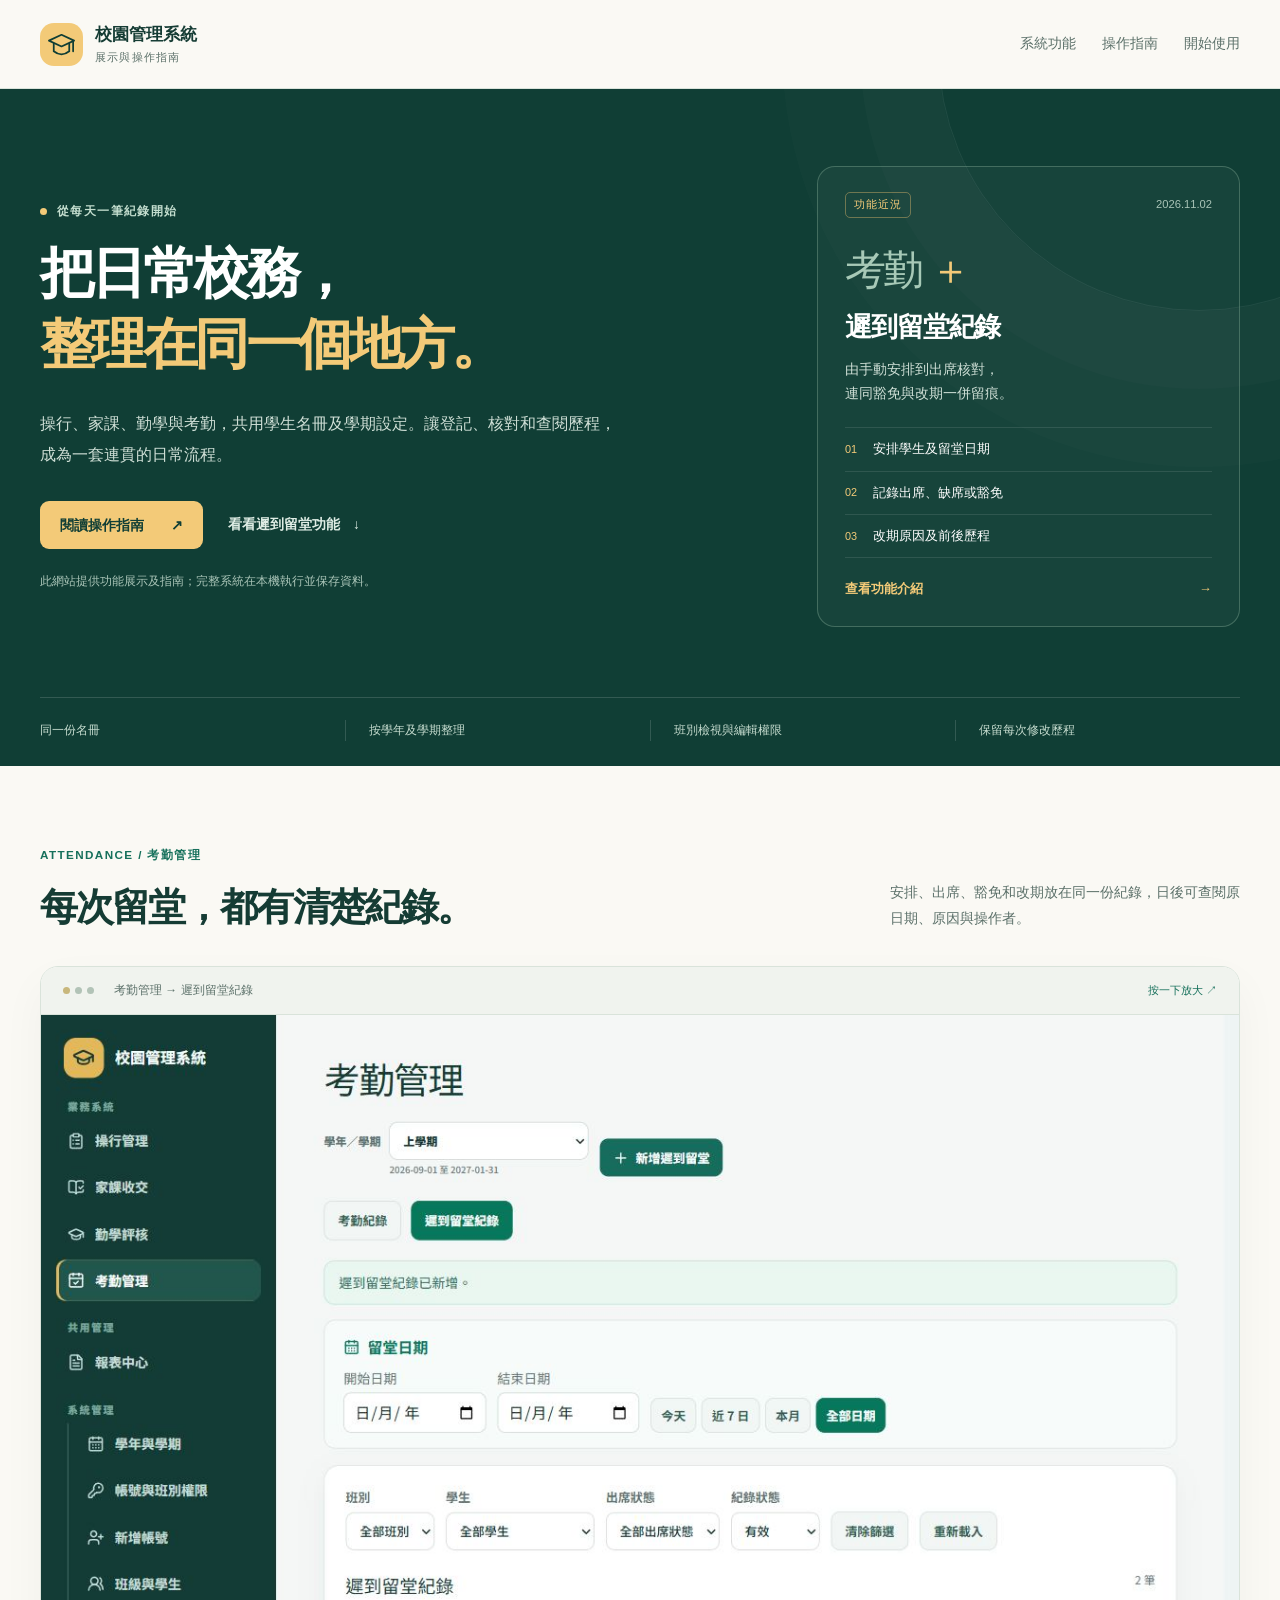
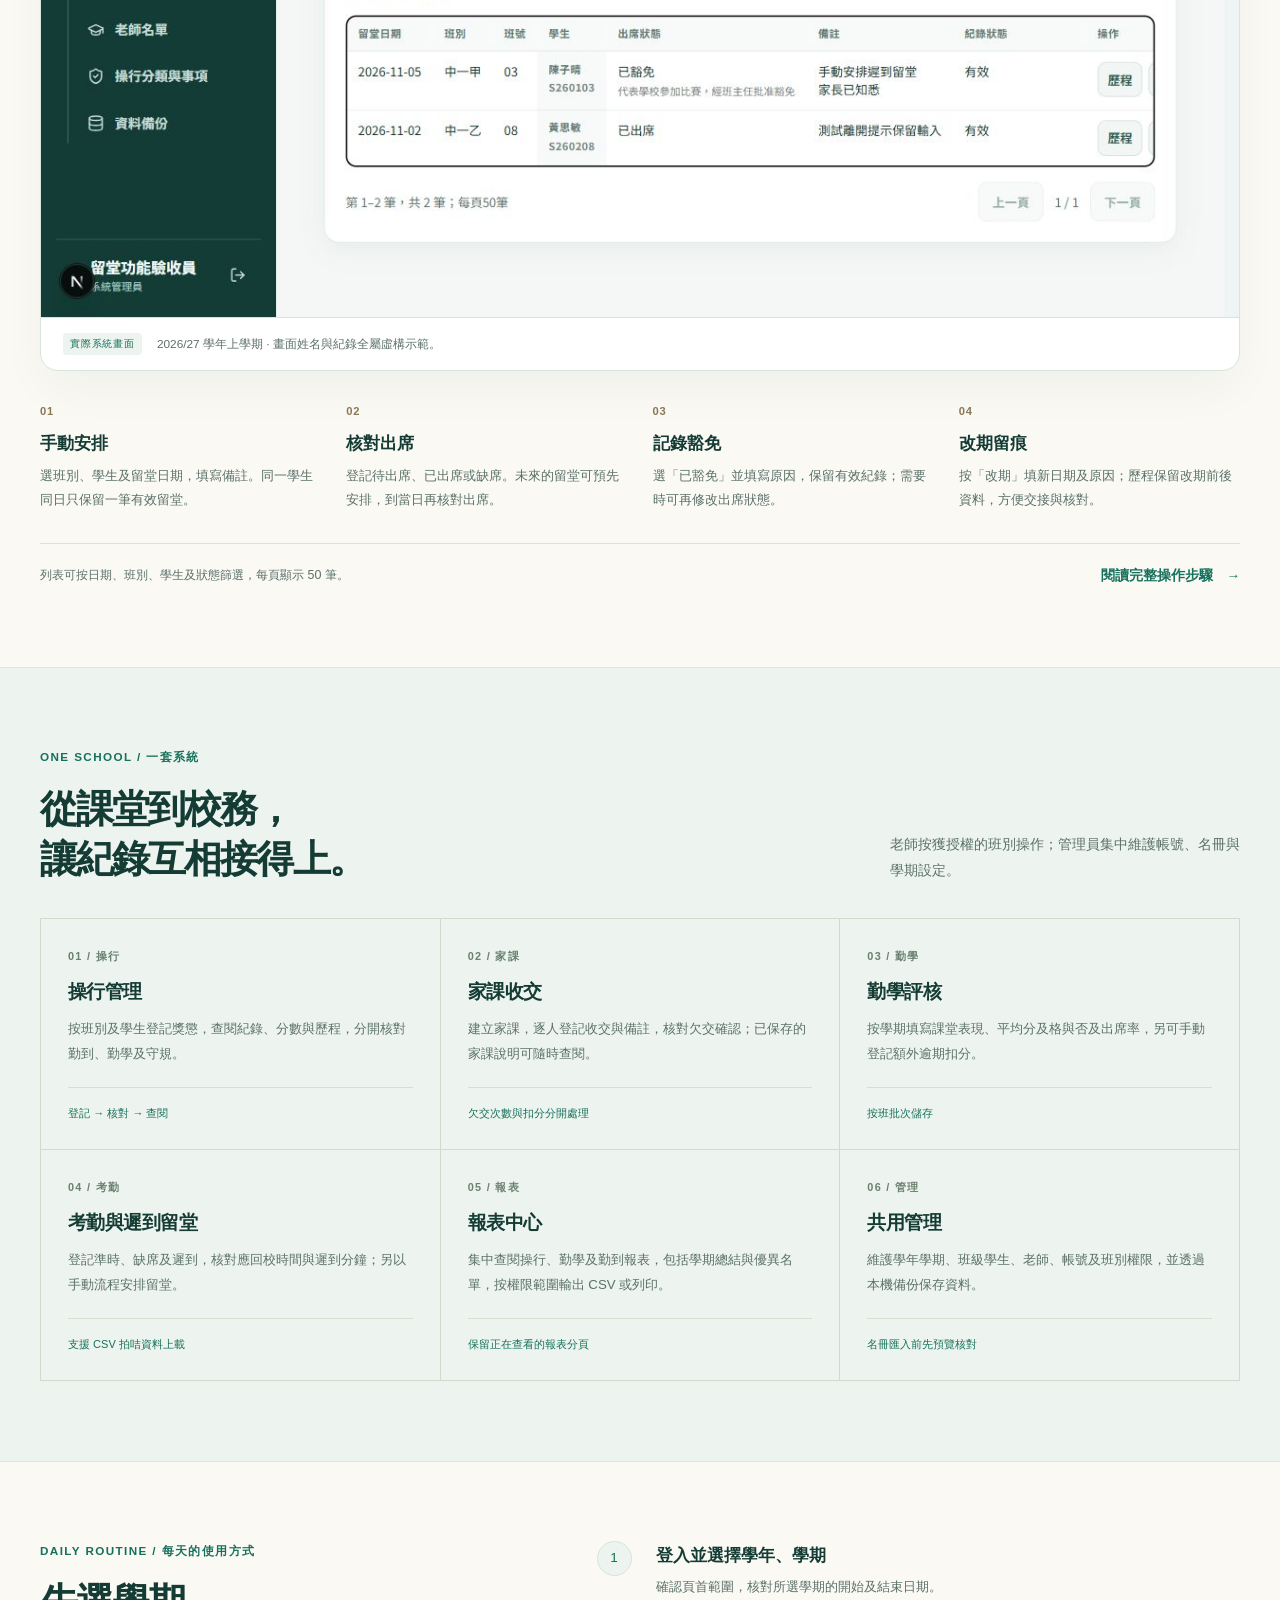
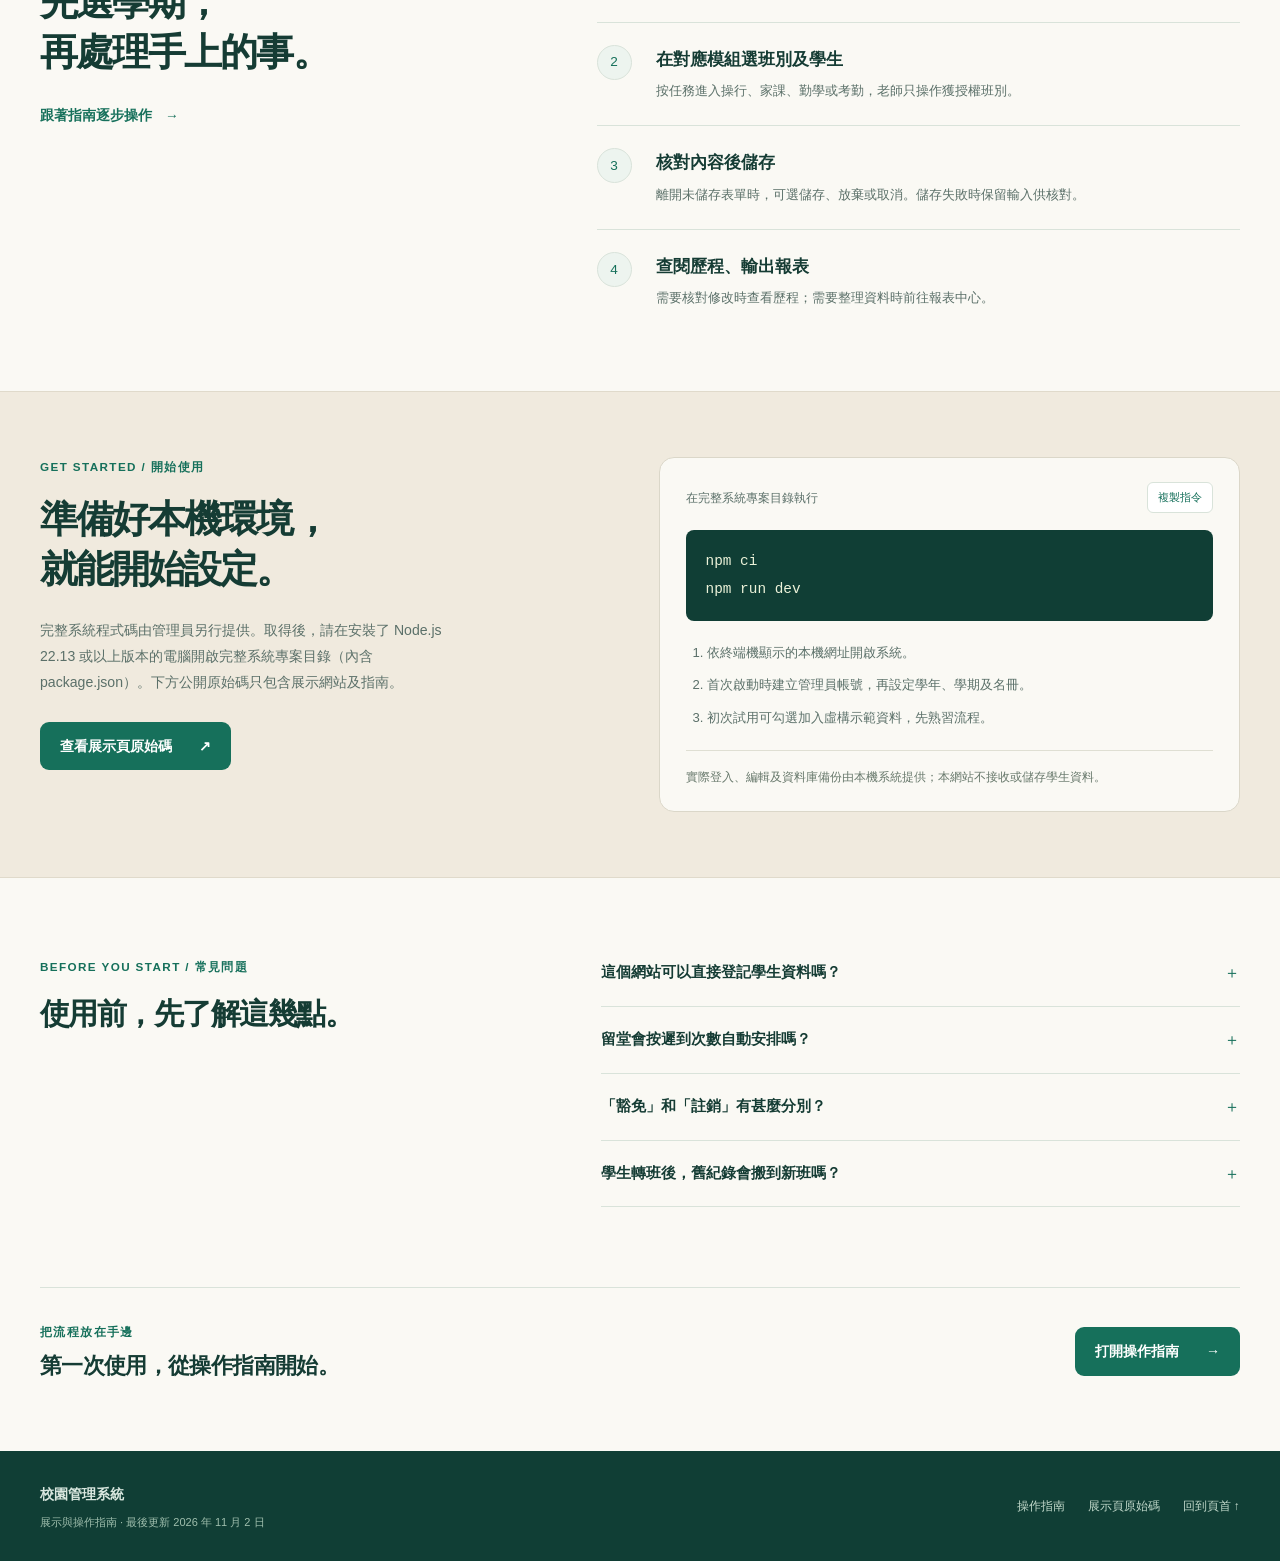
<file: index.html>
<!doctype html>
<html lang="zh-Hant-HK">
<head>
  <meta charset="utf-8">
  <meta name="viewport" content="width=device-width, initial-scale=1">
  <meta name="color-scheme" content="light">
  <meta name="description" content="校園管理系統展示與操作指南：操行、家課、勤學、考勤及遲到留堂，按學期整理校務紀錄。">
  <meta http-equiv="Content-Security-Policy" content="default-src 'none'; img-src 'self' data:; style-src 'self'; script-src 'self'; base-uri 'none'; form-action 'none'">
  <title>校園管理系統｜展示與操作指南</title>
  <link rel="icon" href="favicon.svg" type="image/svg+xml">
  <link rel="stylesheet" href="styles.css">
  <script src="site.js" defer></script>
</head>
<body id="top">
  <a class="skip-link" href="#main">跳至主要內容</a>
  <header class="site-header">
    <div class="container header-inner">
      <a class="brand" href="index.html" aria-label="校園管理系統首頁"><span class="brand-mark" aria-hidden="true"><svg viewBox="0 0 32 32" fill="none"><path d="m3 12 13-6 13 6-13 6-13-6Z" stroke="currentColor" stroke-width="1.8" stroke-linejoin="round"/><path d="M8 15v8c5 4 11 4 16 0v-8M28 13v10" stroke="currentColor" stroke-width="1.8" stroke-linecap="round"/></svg></span><span>校園管理系統<small>展示與操作指南</small></span></a>
      <nav class="site-nav" aria-label="主要導覽"><a href="#modules">系統功能</a><a href="guide.html">操作指南</a><a href="#start">開始使用</a></nav>
    </div>
  </header>
  <main id="main">
    <section class="hero" aria-labelledby="hero-title">
      <div class="container hero-grid">
        <div class="hero-copy"><p class="eyebrow"><span></span>從每天一筆紀錄開始</p>
          <h1 id="hero-title">把日常校務，<br><em>整理在同一個地方。</em></h1>
          <p class="hero-intro">操行、家課、勤學與考勤，共用學生名冊及學期設定。讓登記、核對和查閱歷程，成為一套連貫的日常流程。</p>
          <div class="hero-actions"><a class="button button-gold" href="guide.html">閱讀操作指南 <span aria-hidden="true">↗</span></a><a class="text-link light" href="#detention">看看遲到留堂功能 <span aria-hidden="true">↓</span></a></div>
          <p class="hero-caption">此網站提供功能展示及指南；完整系統在本機執行並保存資料。</p>
        </div>
        <aside class="hero-note" aria-labelledby="new-title"><div class="note-heading"><span class="edition-label">功能近況</span><span class="note-date">2026.11.02</span></div><p class="note-number" aria-hidden="true">考勤 <span>＋</span></p><h2 id="new-title">遲到留堂紀錄</h2><p>由手動安排到出席核對，<br>連同豁免與改期一併留痕。</p><ul><li><span aria-hidden="true">01</span>安排學生及留堂日期</li><li><span aria-hidden="true">02</span>記錄出席、缺席或豁免</li><li><span aria-hidden="true">03</span>改期原因及前後歷程</li></ul><a href="#detention">查看功能介紹 <span aria-hidden="true">→</span></a></aside>
      </div>
      <div class="container hero-bottom"><span>同一份名冊</span><span>按學年及學期整理</span><span>班別檢視與編輯權限</span><span>保留每次修改歷程</span></div>
    </section>

    <section class="section container" id="detention" aria-labelledby="detention-title">
      <div class="section-heading"><div><p class="eyebrow">ATTENDANCE / 考勤管理</p><h2 id="detention-title">每次留堂，都有清楚紀錄。</h2></div><p class="section-summary">安排、出席、豁免和改期放在同一份紀錄，日後可查閱原日期、原因與操作者。</p></div>
      <figure class="product-figure"><a class="screenshot-link" href="assets/detention-records.jpg" data-image-viewer aria-label="放大遲到留堂紀錄示範畫面"><div class="screenshot-toolbar"><span class="screen-dots" aria-hidden="true"><i></i><i></i><i></i></span><span>考勤管理 → 遲到留堂紀錄</span><span class="zoom-label">按一下放大 <span aria-hidden="true">↗</span></span></div><img src="assets/detention-records.jpg" width="1264" height="953" loading="lazy" alt="遲到留堂紀錄列表：一名示範學生於11月5日獲豁免並附原因，另一名於11月2日已出席。" decoding="async"></a><figcaption><span>實際系統畫面</span>2026/27 學年上學期 · 畫面姓名與紀錄全屬虛構示範。</figcaption></figure>
      <ol class="detention-steps"><li><span class="step-number">01</span><h3>手動安排</h3><p>選班別、學生及留堂日期，填寫備註。同一學生同日只保留一筆有效留堂。</p></li><li><span class="step-number">02</span><h3>核對出席</h3><p>登記待出席、已出席或缺席。未來的留堂可預先安排，到當日再核對出席。</p></li><li><span class="step-number">03</span><h3>記錄豁免</h3><p>選「已豁免」並填寫原因，保留有效紀錄；需要時可再修改出席狀態。</p></li><li><span class="step-number">04</span><h3>改期留痕</h3><p>按「改期」填新日期及原因；歷程保留改期前後資料，方便交接與核對。</p></li></ol>
      <div class="section-link-row"><p>列表可按日期、班別、學生及狀態篩選，每頁顯示 50 筆。</p><a class="text-link" href="guide.html">閱讀完整操作步驟 <span aria-hidden="true">→</span></a></div>
    </section>

    <section class="modules-section" id="modules" aria-labelledby="modules-title"><div class="container section">
      <div class="section-heading"><div><p class="eyebrow">ONE SCHOOL / 一套系統</p><h2 id="modules-title">從課堂到校務，<br>讓紀錄互相接得上。</h2></div><p class="section-summary">老師按獲授權的班別操作；管理員集中維護帳號、名冊與學期設定。</p></div>
      <div class="module-grid"><article class="module"><span class="module-index">01 / 操行</span><h3>操行管理</h3><p>按班別及學生登記獎懲，查閱紀錄、分數與歷程，分開核對勤到、勤學及守規。</p><span class="module-tag">登記 → 核對 → 查閱</span></article><article class="module"><span class="module-index">02 / 家課</span><h3>家課收交</h3><p>建立家課，逐人登記收交與備註，核對欠交確認；已保存的家課說明可隨時查閱。</p><span class="module-tag">欠交次數與扣分分開處理</span></article><article class="module"><span class="module-index">03 / 勤學</span><h3>勤學評核</h3><p>按學期填寫課堂表現、平均分及格與否及出席率，另可手動登記額外逾期扣分。</p><span class="module-tag">按班批次儲存</span></article><article class="module"><span class="module-index">04 / 考勤</span><h3>考勤與遲到留堂</h3><p>登記準時、缺席及遲到，核對應回校時間與遲到分鐘；另以手動流程安排留堂。</p><span class="module-tag">支援 CSV 拍咭資料上載</span></article><article class="module"><span class="module-index">05 / 報表</span><h3>報表中心</h3><p>集中查閱操行、勤學及勤到報表，包括學期總結與優異名單，按權限範圍輸出 CSV 或列印。</p><span class="module-tag">保留正在查看的報表分頁</span></article><article class="module"><span class="module-index">06 / 管理</span><h3>共用管理</h3><p>維護學年學期、班級學生、老師、帳號及班別權限，並透過本機備份保存資料。</p><span class="module-tag">名冊匯入前先預覽核對</span></article></div>
    </div></section>

    <section class="section container workflow-section" id="workflow" aria-labelledby="workflow-title"><div class="workflow-intro"><p class="eyebrow">DAILY ROUTINE / 每天的使用方式</p><h2 id="workflow-title">先選學期，<br>再處理手上的事。</h2><a class="text-link" href="guide.html">跟著指南逐步操作 <span aria-hidden="true">→</span></a></div><ol class="workflow-list"><li><span>1</span><div><h3>登入並選擇學年、學期</h3><p>確認頁首範圍，核對所選學期的開始及結束日期。</p></div></li><li><span>2</span><div><h3>在對應模組選班別及學生</h3><p>按任務進入操行、家課、勤學或考勤，老師只操作獲授權班別。</p></div></li><li><span>3</span><div><h3>核對內容後儲存</h3><p>離開未儲存表單時，可選儲存、放棄或取消。儲存失敗時保留輸入供核對。</p></div></li><li><span>4</span><div><h3>查閱歷程、輸出報表</h3><p>需要核對修改時查看歷程；需要整理資料時前往報表中心。</p></div></li></ol></section>

    <section class="start-section" id="start" aria-labelledby="start-title"><div class="container start-grid"><div><p class="eyebrow">GET STARTED / 開始使用</p><h2 id="start-title">準備好本機環境，<br>就能開始設定。</h2><p>完整系統程式碼由管理員另行提供。取得後，請在安裝了 Node.js 22.13 或以上版本的電腦開啟完整系統專案目錄（內含 package.json）。下方公開原始碼只包含展示網站及指南。</p><a class="button button-green" href="https://github.com/lok274/campus-conduct-guide" rel="noopener">查看展示頁原始碼 <span aria-hidden="true">↗</span></a></div><div class="start-instructions"><div class="command-heading"><span>在完整系統專案目錄執行</span><button type="button" class="copy-button" data-copy-target="start-commands" hidden>複製指令</button></div><pre id="start-commands"><code>npm ci
npm run dev</code></pre><p class="copy-status" data-copy-status role="status" aria-live="polite"></p><ol><li>依終端機顯示的本機網址開啟系統。</li><li>首次啟動時建立管理員帳號，再設定學年、學期及名冊。</li><li>初次試用可勾選加入虛構示範資料，先熟習流程。</li></ol><p class="local-note">實際登入、編輯及資料庫備份由本機系統提供；本網站不接收或儲存學生資料。</p></div></div></section>

    <section class="section container faq-section" aria-labelledby="faq-title"><div><p class="eyebrow">BEFORE YOU START / 常見問題</p><h2 id="faq-title">使用前，先了解這幾點。</h2></div><div class="faq-list"><details><summary>這個網站可以直接登記學生資料嗎？</summary><p>此網站提供功能展示及操作指南。實際登記請開啟電腦上的完整系統，登入後再選擇學期與班別。</p></details><details><summary>留堂會按遲到次數自動安排嗎？</summary><p>目前採手動安排。老師在「考勤管理 → 遲到留堂紀錄」新增學生與日期，再登記出席狀態、豁免或改期。</p></details><details><summary>「豁免」和「註銷」有甚麼分別？</summary><p>獲批准不用參加留堂時，選「已豁免」並填原因，保留一筆有效安排。誤建或需要撤銷紀錄時，填原因註銷；兩者都保留歷程供查閱。</p></details><details><summary>學生轉班後，舊紀錄會搬到新班嗎？</summary><p>既有紀錄保留固定學期及原班籍。轉班後查閱或修改舊紀錄，仍按原班別的權限處理。</p></details></div></section>
    <section class="guide-cta container"><div><p class="eyebrow">把流程放在手邊</p><h2>第一次使用，從操作指南開始。</h2></div><a class="button button-green" href="guide.html">打開操作指南 <span aria-hidden="true">→</span></a></section>
  </main>
  <footer class="site-footer"><div class="container footer-inner"><div><strong>校園管理系統</strong><p>展示與操作指南 · 最後更新 <time datetime="2026-11-02">2026 年 11 月 2 日</time></p></div><div class="footer-links"><a href="guide.html">操作指南</a><a href="https://github.com/lok274/campus-conduct-guide" rel="noopener">展示頁原始碼</a><a href="#top">回到頁首 ↑</a></div></div></footer>
  <dialog class="image-dialog" aria-labelledby="image-dialog-title"><div class="viewer-heading"><div><h2 id="image-dialog-title">遲到留堂紀錄示範畫面</h2><p>畫面姓名與紀錄全屬虛構示範</p></div><button type="button" data-close-viewer aria-label="關閉放大畫面">關閉 <span aria-hidden="true">×</span></button></div><img src="assets/detention-records.jpg" width="1264" height="953" alt="放大的遲到留堂紀錄示範畫面，包含已出席及已豁免的紀錄。"></dialog>
</body>
</html>
</file>
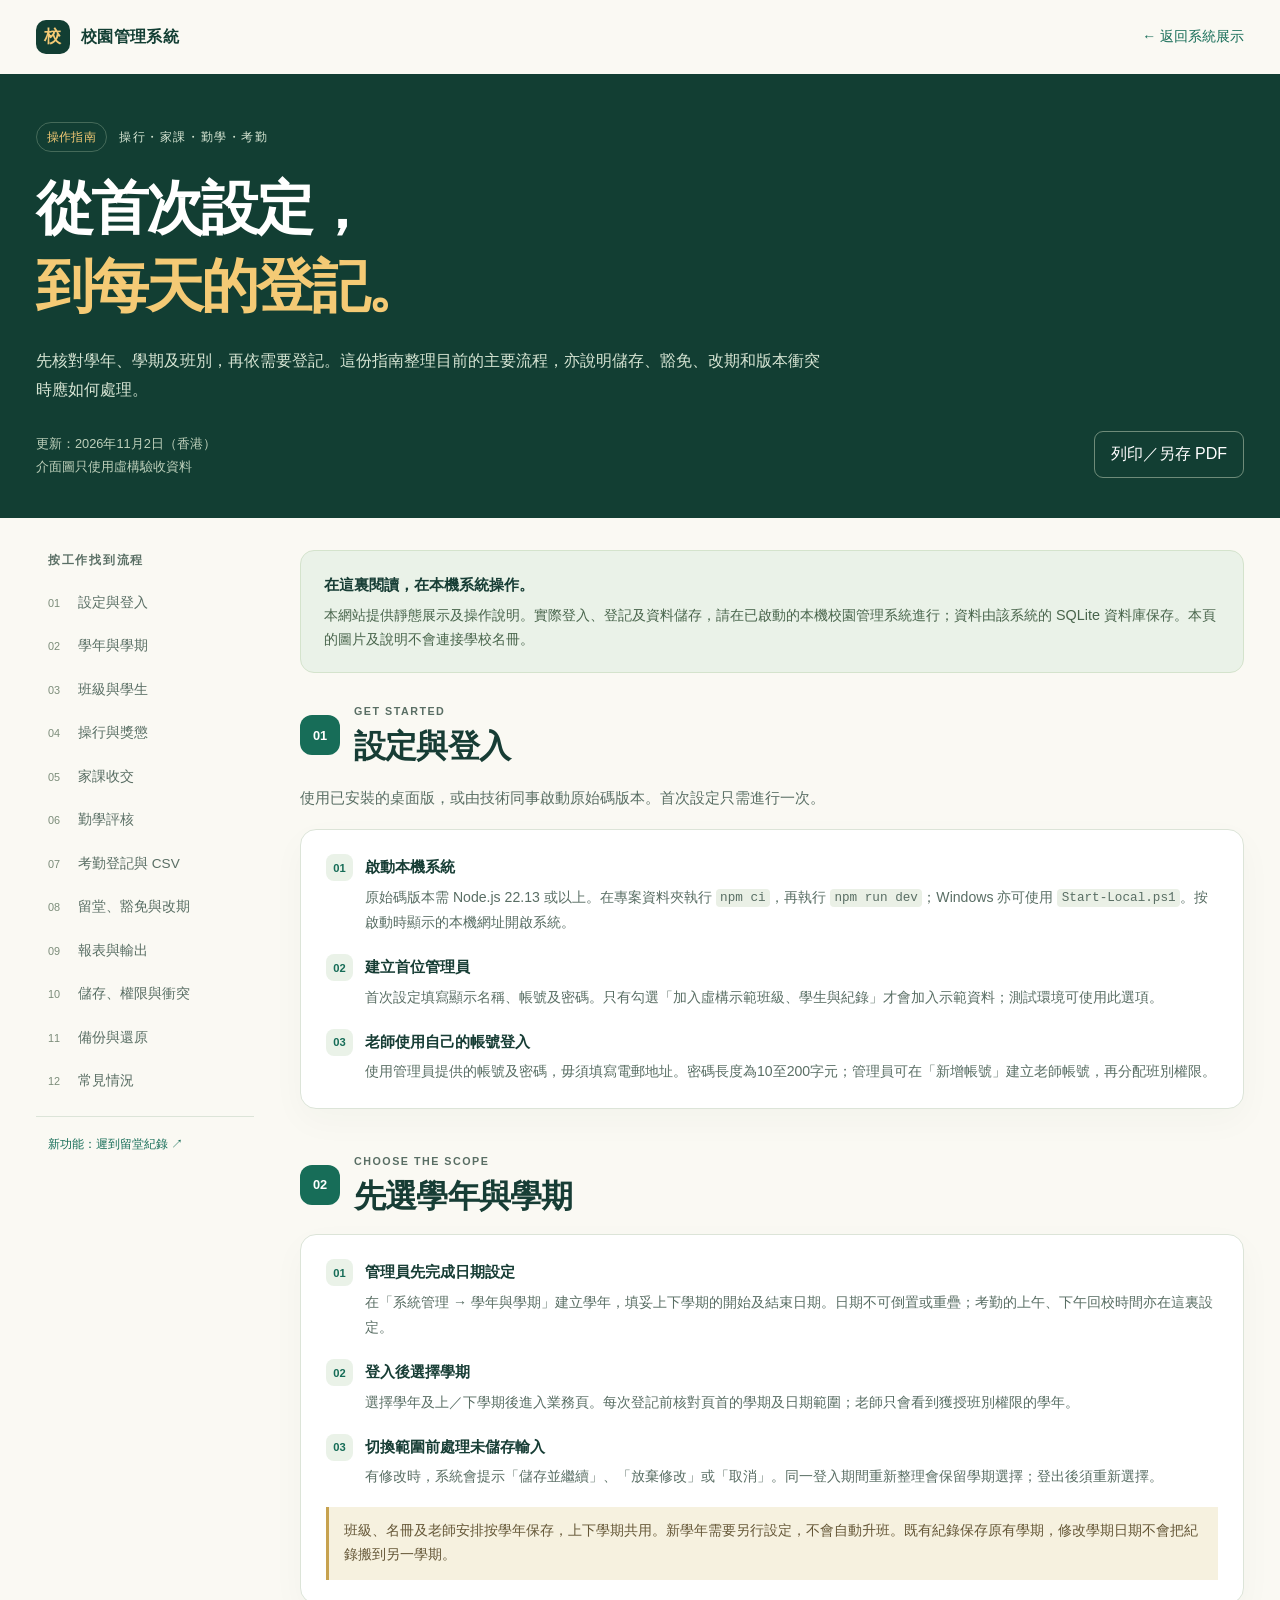
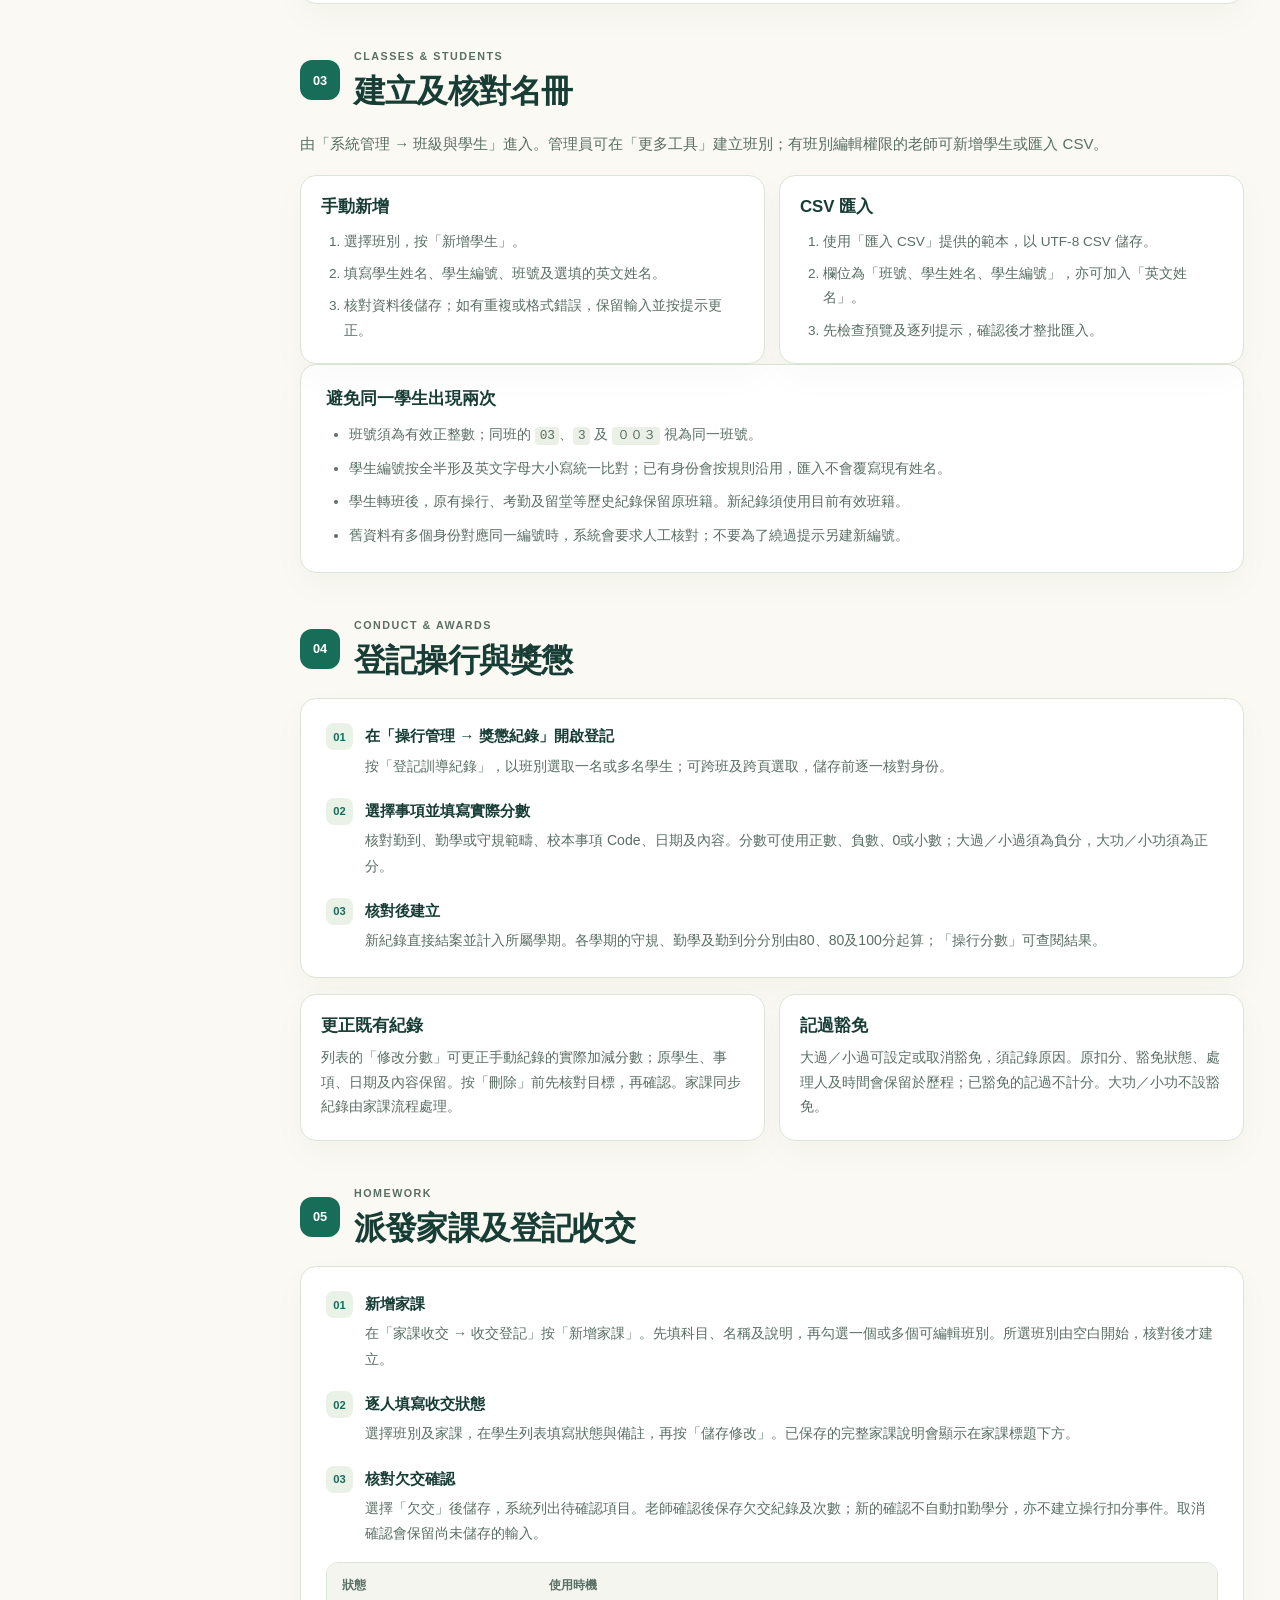
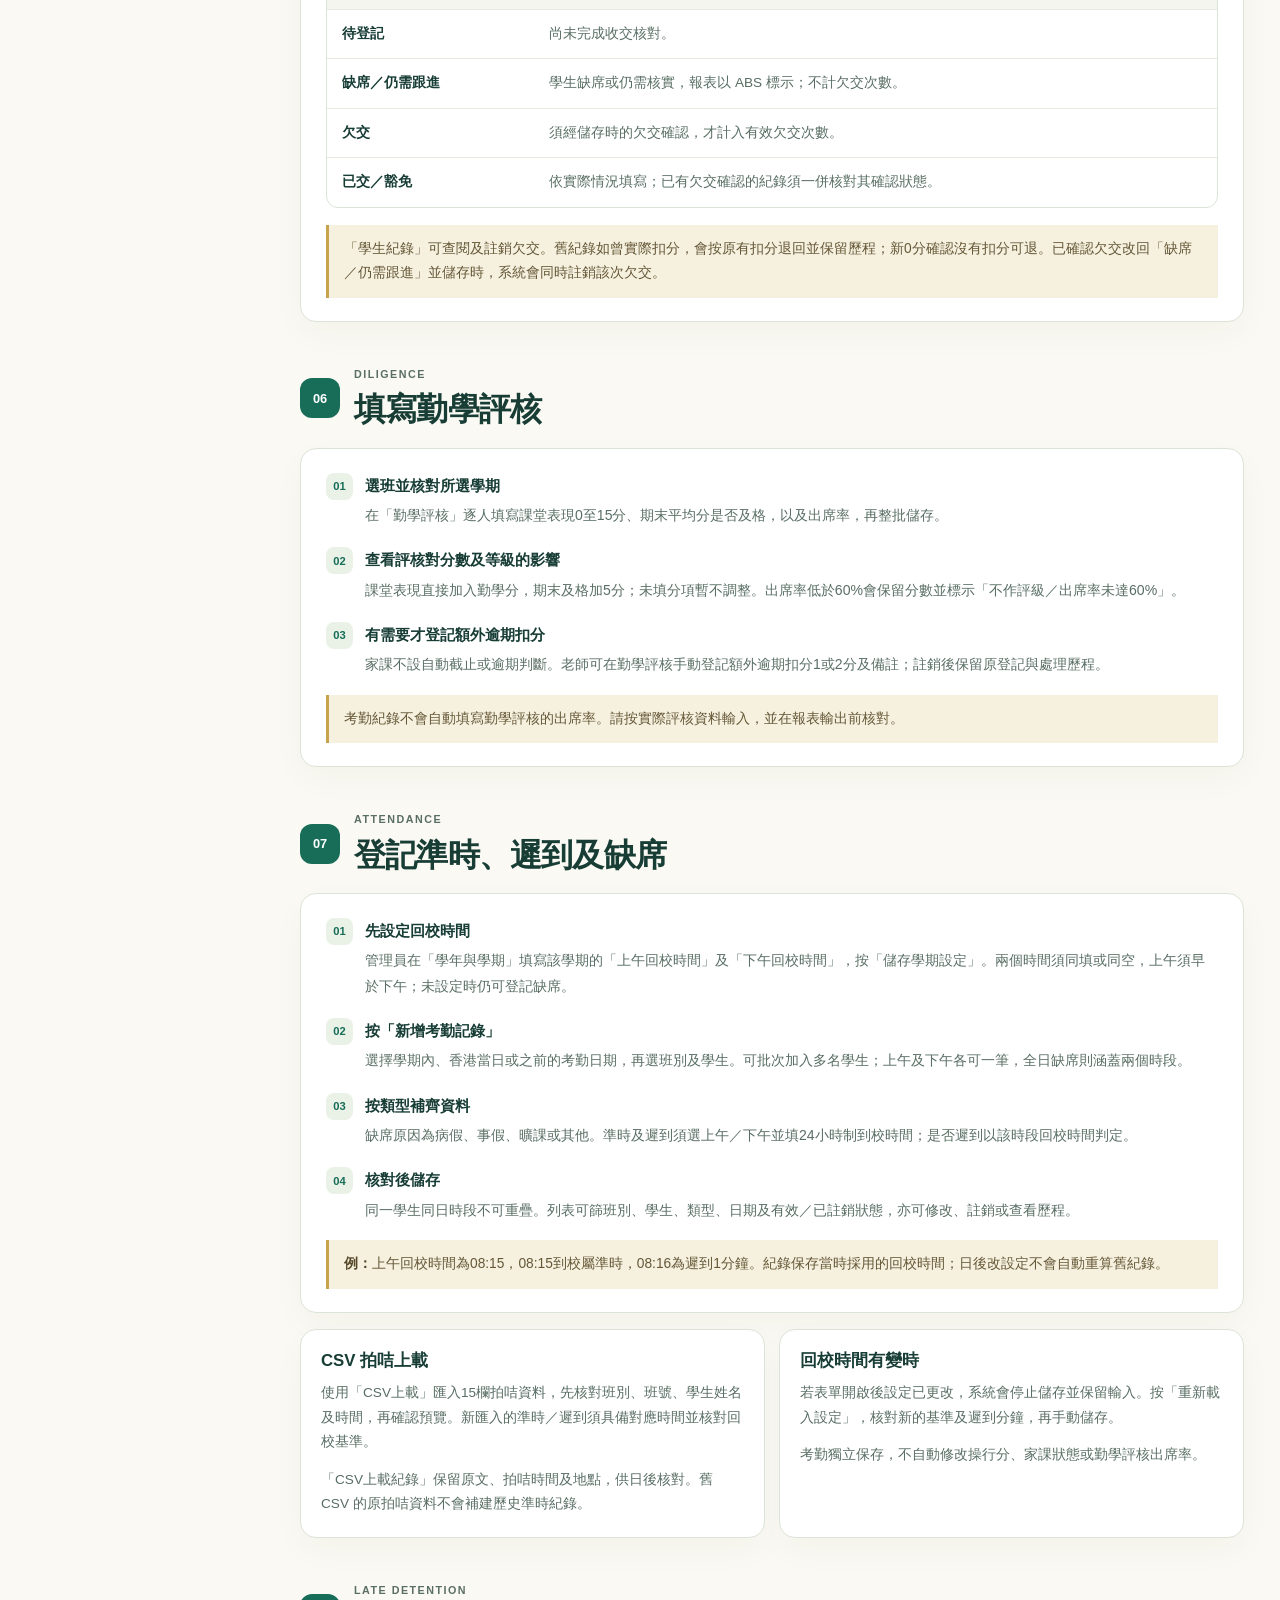
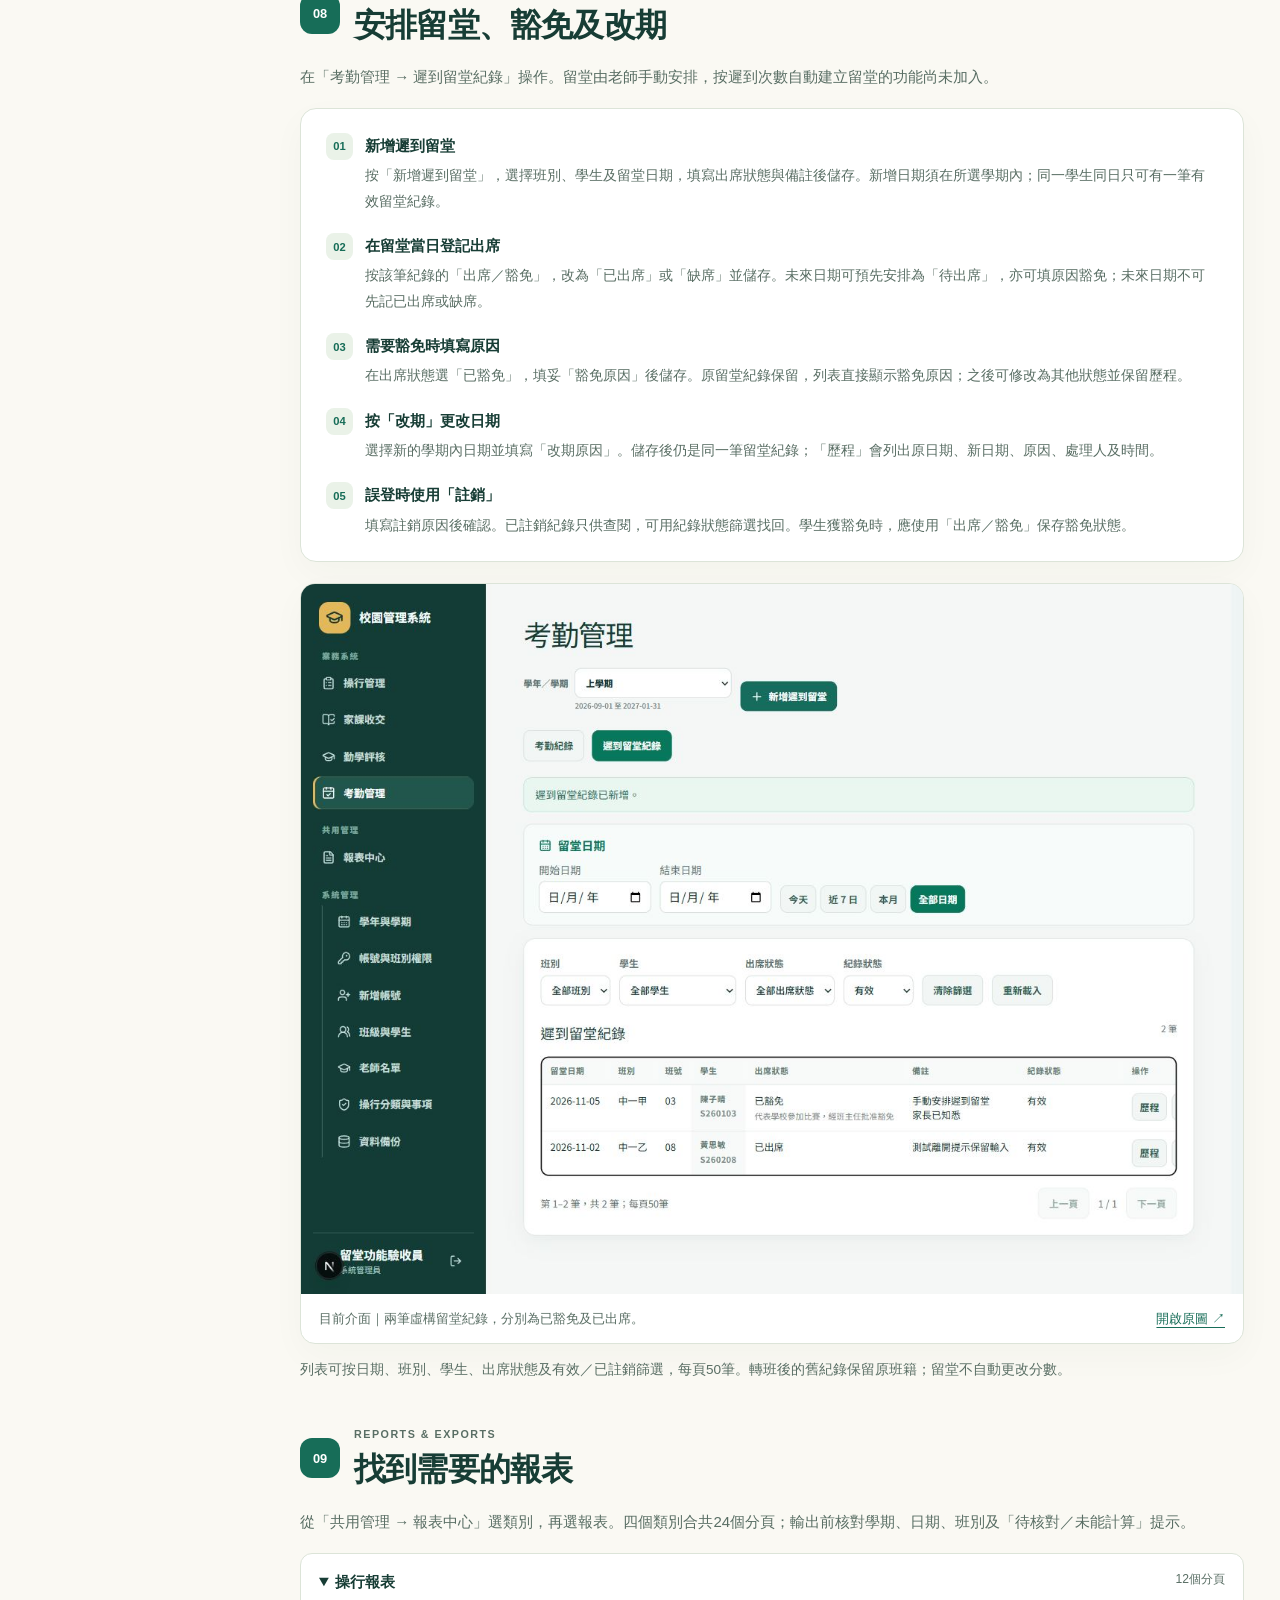
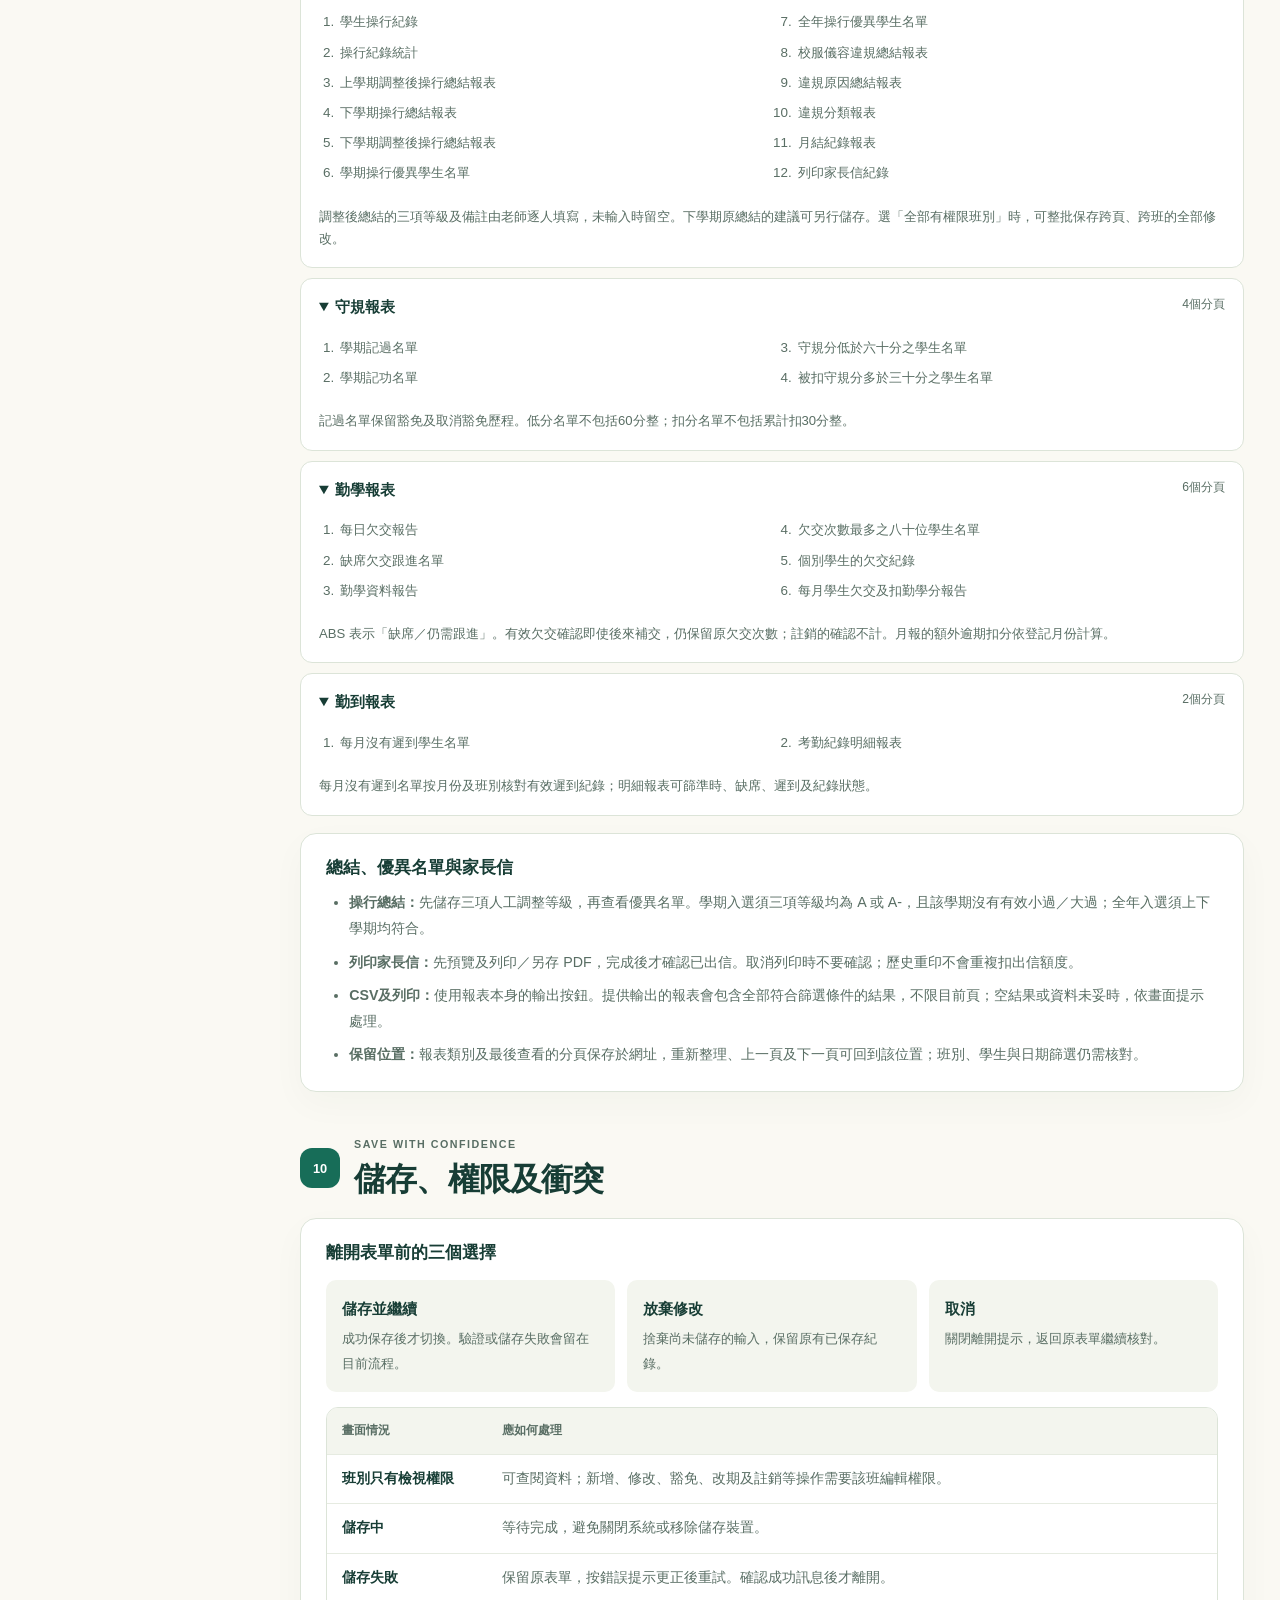
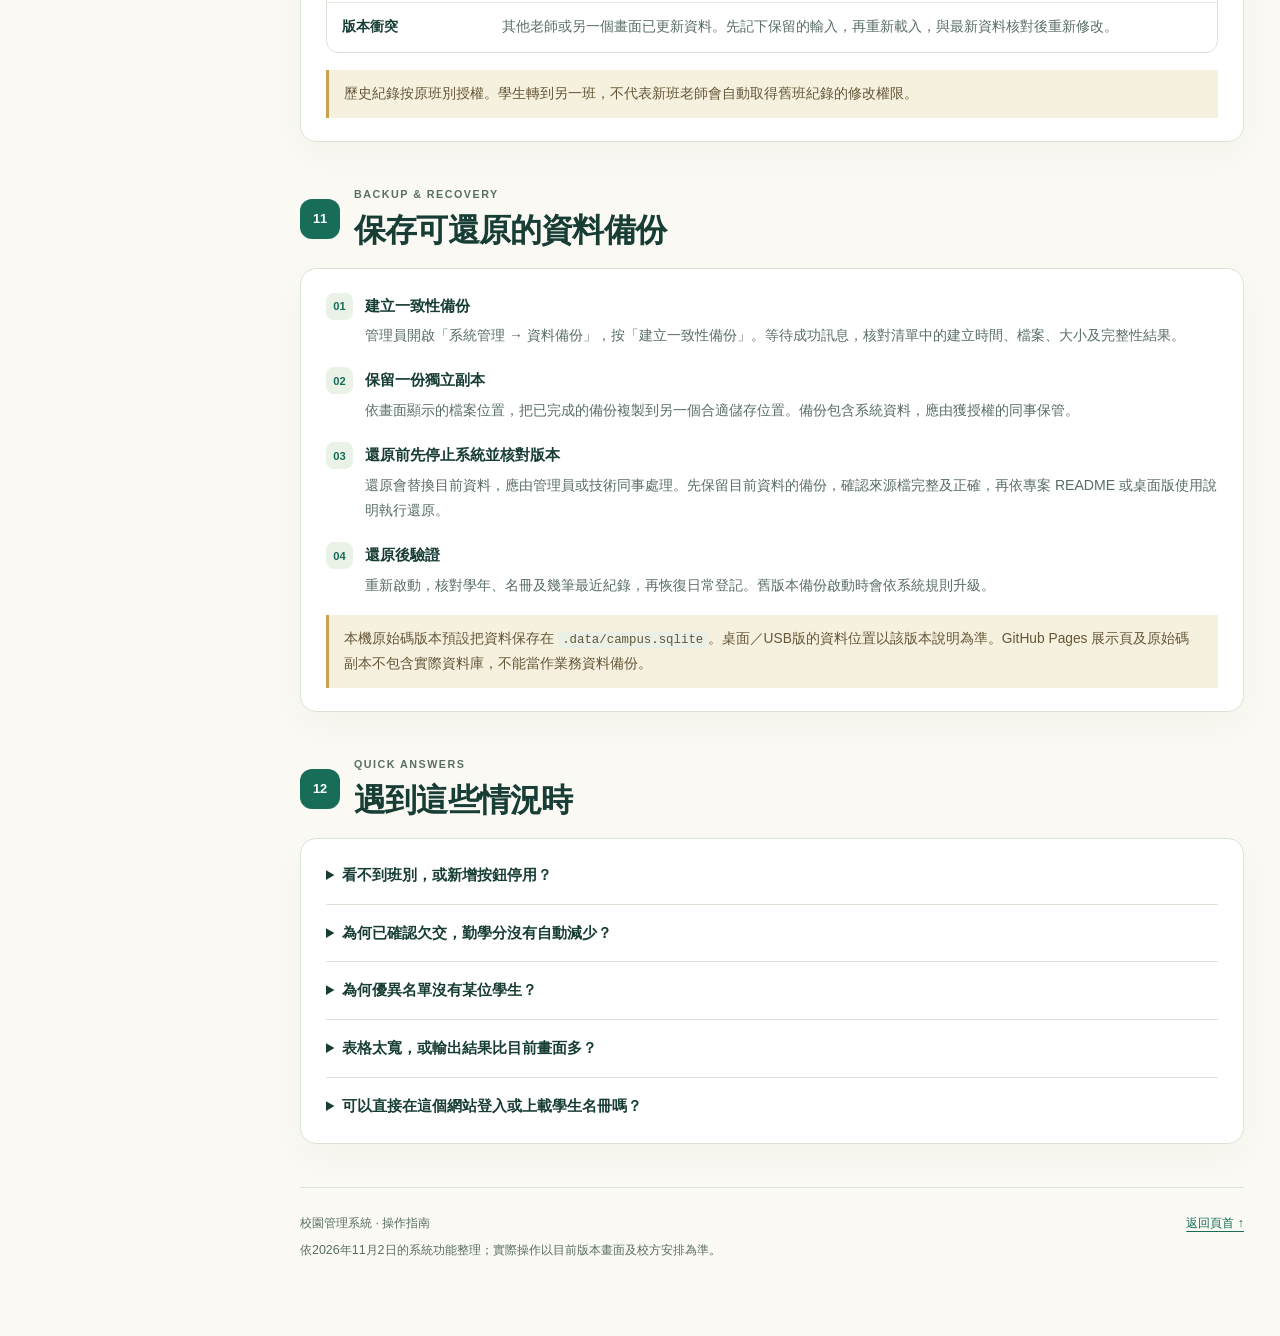
<file: guide.html>
<!doctype html>
<html lang="zh-Hant-HK">
<head>
  <meta charset="utf-8">
  <meta name="viewport" content="width=device-width, initial-scale=1">
  <meta name="color-scheme" content="light">
  <meta name="description" content="校園管理系統操作指南：學期與名冊、操行、家課、勤學評核、考勤、遲到留堂、豁免、改期、報表及備份。">
  <meta http-equiv="Content-Security-Policy" content="default-src 'none'; img-src 'self'; style-src 'unsafe-inline'; script-src 'unsafe-inline'; base-uri 'none'; form-action 'none'">
  <link rel="icon" type="image/svg+xml" href="favicon.svg">
  <title>操作指南｜校園管理系統</title>
  <style>
    :root{--ink:#173d35;--muted:#596e64;--green:#176d58;--deep:#123e33;--gold:#f4ca75;--paper:#faf9f3;--mint:#eaf2e8;--line:#dce4d8;--white:#fff;--soft:#f3f5ee;--shadow:0 12px 35px #163b2a08}
    *{box-sizing:border-box}html{scroll-behavior:smooth;scroll-padding-top:25px}body{margin:0;color:var(--ink);background:var(--paper);font:16px/1.8 "Segoe UI","Microsoft JhengHei","PingFang TC",sans-serif}a{color:var(--green);text-underline-offset:4px}button,a,summary{-webkit-tap-highlight-color:transparent}button{font:inherit}a:focus-visible,button:focus-visible,summary:focus-visible{outline:3px solid #bb8016;outline-offset:5px}h1,h2,h3,p,figure,dl{margin:0}h1,h2,h3{line-height:1.35}h1{font-size:clamp(2.15rem,4.5vw,3.75rem);letter-spacing:-.05em}h2{font-size:clamp(1.5rem,2.5vw,2rem);letter-spacing:-.025em}h3{font-size:1.05rem}p+p{margin-top:.8rem}ul,ol{padding-left:1.45rem;margin:.7rem 0 0}li+li{margin-top:.5rem}code{font:500 .9em/1.6 Consolas,"SFMono-Regular",monospace;background:#eaf0e6;border-radius:4px;padding:.1em .35em;overflow-wrap:anywhere}.wrap{max-width:1320px;margin:auto;padding:0 36px}.skip{position:absolute;top:-80px;left:16px;background:white;padding:10px 18px;z-index:20}.skip:focus{top:12px}.topbar{display:flex;justify-content:space-between;gap:20px;align-items:center;padding-top:20px;padding-bottom:20px}.brand{font-weight:750;letter-spacing:.02em;color:var(--deep);text-decoration:none;display:flex;align-items:center;gap:11px}.brand-mark{display:grid;place-items:center;width:34px;height:34px;background:var(--deep);color:var(--gold);border-radius:10px;font-size:17px}.back{font-size:.87rem;text-decoration:none}.hero{background:var(--deep);color:white}.hero .wrap{padding-top:48px;padding-bottom:40px}.eyebrow{display:flex;gap:12px;align-items:center;font-size:.77rem;letter-spacing:.13em;color:#d8e7d5;margin-bottom:18px;flex-wrap:wrap}.eyebrow span:first-child{border:1px solid #c1d4b84a;border-radius:99px;padding:3px 10px;letter-spacing:.02em;color:var(--gold)}.hero h1 span{color:var(--gold)}.intro{max-width:790px;margin-top:20px;color:#d7e5d4;font-size:1.02rem}.hero-bottom{display:flex;justify-content:space-between;align-items:center;gap:20px;margin-top:27px}.hero-bottom p{font-size:.8rem;color:#bed0bb}.print{border:1px solid #bdcdb68a;border-radius:9px;padding:8px 16px;background:transparent;color:white;cursor:pointer;white-space:nowrap}.print:hover{background:#ffffff10}.layout{display:grid;grid-template-columns:218px minmax(0,1fr);gap:46px;padding-top:32px;padding-bottom:50px}.contents{align-self:start;position:sticky;top:25px;max-height:calc(100vh - 50px);overflow:auto;padding-bottom:12px}.contents-label{font-size:.72rem;letter-spacing:.15em;color:var(--muted);font-weight:750;padding:0 12px;margin-bottom:12px}.contents ol{padding:0;margin:0;list-style:none}.contents li+li{margin-top:3px}.contents a{display:flex;gap:10px;align-items:baseline;padding:8px 12px;border-radius:8px;text-decoration:none;color:var(--muted);font-size:.85rem}.contents a:hover{background:var(--mint);color:var(--green)}.nav-no{font-size:.68rem;color:#7c8d7a;min-width:20px;font-variant-numeric:tabular-nums}.contents .quick-link{display:block;border-top:1px solid var(--line);border-radius:0;margin-top:14px;padding-top:16px;font-size:.78rem;color:var(--green)}main{min-width:0}.scope{padding:20px 23px;background:var(--mint);border:1px solid #d4e3cc;border-radius:14px;margin-bottom:29px;font-size:.9rem}.scope strong{display:block;font-size:.96rem;margin-bottom:4px}.scope p{color:#49654c;line-height:1.7}.section{margin-bottom:43px;scroll-margin-top:25px}.section-heading{display:flex;gap:14px;align-items:center;margin-bottom:16px}.section-no{display:grid;place-items:center;flex:0 0 40px;height:40px;background:var(--green);color:white;font-size:.8rem;font-weight:750;border-radius:12px}.kicker{font-size:.67rem;font-weight:700;letter-spacing:.14em;color:var(--muted);margin-bottom:4px}.lead{font-size:.94rem;color:var(--muted);margin-bottom:18px}.card{background:white;border:1px solid var(--line);border-radius:16px;padding:23px 25px;box-shadow:var(--shadow)}.card+.card{margin-top:15px}.card h3+p{margin-top:9px}.steps{list-style:none;counter-reset:step;padding:0;margin:0}.steps>li{counter-increment:step;position:relative;padding-left:39px;margin:0 0 18px}.steps>li:last-child{margin-bottom:0}.steps>li:before{content:counter(step,decimal-leading-zero);position:absolute;left:0;top:1px;font-size:.7rem;font-weight:800;color:var(--green);width:27px;height:27px;display:grid;place-items:center;background:var(--mint);border-radius:8px}.steps strong{display:block;font-size:.95rem}.steps p{font-size:.88rem;color:var(--muted);margin-top:4px}.note{border-left:3px solid #c7a24f;background:#f6f1df;padding:12px 15px;font-size:.86rem;margin-top:17px;color:#655737}.note strong{color:#57482a}.grid{display:grid;grid-template-columns:1fr 1fr;gap:14px;margin-top:16px}.grid .card{padding:20px;margin:0}.small{font-size:.85rem;color:var(--muted)}.card ul{font-size:.89rem;color:var(--muted)}.table-wrap{max-width:100%;overflow-x:auto;border:1px solid var(--line);border-radius:12px;margin-top:15px;background:white}.table-wrap:focus-visible{outline:3px solid #bb8016;outline-offset:4px}table{border-collapse:collapse;width:100%;font-size:.85rem;text-align:left}th,td{padding:12px 15px;vertical-align:top;border-bottom:1px solid #e6ebe1}thead th{font-size:.76rem;color:var(--muted);background:var(--soft)}tbody th{min-width:108px;font-size:.85rem}tbody tr:last-child th,tbody tr:last-child td{border-bottom:0}td{color:var(--muted)}.chip{display:inline-block;padding:2px 8px;border-radius:99px;background:var(--mint);color:var(--green);font-size:.78rem;white-space:nowrap}.chip.gold{background:#f6ecd3;color:#80642e}.shot{border:1px solid var(--line);border-radius:15px;overflow:hidden;margin-top:21px;background:white;box-shadow:var(--shadow)}.shot img{display:block;width:100%;height:auto}.shot figcaption{padding:13px 18px;font-size:.8rem;color:var(--muted);display:flex;justify-content:space-between;gap:16px;flex-wrap:wrap}.shot figcaption a{white-space:nowrap}.reports{margin-top:17px}.reports details{border:1px solid var(--line);border-radius:12px;background:white;margin-top:10px;overflow:hidden}.reports summary{padding:15px 18px;cursor:pointer;font-size:.93rem;font-weight:750;color:var(--ink)}.reports summary:hover{background:var(--soft)}.reports summary span{float:right;font-size:.76rem;color:var(--muted);font-weight:500}.report-list{padding:0 20px 17px 37px;margin:0;font-size:.84rem;color:var(--muted);columns:2;column-gap:30px}.report-list li{break-inside:avoid;padding-left:2px}.report-list li+li{margin-top:6px}.report-help{margin:0 18px 17px;font-size:.82rem;color:var(--muted);line-height:1.7}.choices{display:grid;grid-template-columns:repeat(3,1fr);gap:12px;margin-top:16px}.choice{background:var(--soft);border-radius:10px;padding:16px;font-size:.84rem;color:var(--muted)}.choice strong{display:block;color:var(--ink);font-size:.91rem;margin-bottom:5px}.faq details{padding:15px 0;border-top:1px solid var(--line)}.faq details:first-child{border-top:0;padding-top:0}.faq details:last-child{padding-bottom:0}.faq summary{cursor:pointer;font-weight:700;font-size:.93rem}.faq p{font-size:.87rem;color:var(--muted);margin-top:10px}.footer{padding:24px 0;border-top:1px solid var(--line);color:var(--muted);font-size:.78rem;display:flex;justify-content:space-between;gap:24px;align-items:flex-start}.footer a{white-space:nowrap}.footer p+p{margin-top:5px}
    @media(max-width:1000px){.wrap{padding-left:25px;padding-right:25px}.layout{grid-template-columns:182px minmax(0,1fr);gap:25px}.contents a{font-size:.8rem;padding:7px 9px}.report-list{columns:1}.choices{grid-template-columns:1fr}.choice{padding:13px 16px}.card{padding:20px}.grid{grid-template-columns:1fr}.hero .wrap{padding-top:37px}}
    @media(max-width:720px){html{scroll-padding-top:20px}.wrap{padding-left:18px;padding-right:18px}.topbar{padding-top:16px;padding-bottom:16px}.brand{font-size:.89rem;gap:8px}.brand-mark{width:29px;height:29px;font-size:14px}.back{font-size:.77rem}.hero .wrap{padding-top:30px;padding-bottom:29px}.hero h1{font-size:2.25rem}.intro{font-size:.94rem;margin-top:17px}.hero-bottom{align-items:flex-start;margin-top:23px}.hero-bottom p{font-size:.74rem}.print{font-size:.78rem;padding:7px 10px}.eyebrow{font-size:.67rem;gap:8px;margin-bottom:16px}.layout{display:block;padding-top:23px;padding-bottom:30px}.contents{position:static;max-height:none;margin-bottom:26px;padding:18px 16px;background:white;border:1px solid var(--line);border-radius:13px}.contents-label{padding:0;margin-bottom:10px}.contents ol{display:grid;grid-template-columns:1fr 1fr;gap:1px 6px}.contents li+li{margin:0}.contents a{padding:7px 0;font-size:.76rem;gap:6px}.nav-no{min-width:17px;font-size:.64rem}.contents .quick-link{margin-top:12px;padding-top:12px;font-size:.76rem}.scope{padding:17px;font-size:.82rem;margin-bottom:28px}.scope strong{font-size:.9rem}.section{margin-bottom:34px}.section-heading{gap:11px;margin-bottom:14px}.section-no{flex-basis:34px;height:34px;border-radius:10px;font-size:.72rem}.kicker{font-size:.62rem}h2{font-size:1.5rem}.lead{font-size:.87rem;margin-bottom:15px}.card{padding:18px}.steps>li{padding-left:34px;margin-bottom:17px}.steps strong{font-size:.9rem}.steps p,.card ul{font-size:.83rem}.note{font-size:.8rem;padding:11px 13px}.table-wrap{margin-top:13px}th,td{padding:10px 12px;font-size:.8rem}table{min-width:470px}.shot{margin-top:17px}.shot figcaption{padding:12px 14px;font-size:.74rem;gap:7px}.reports summary{padding:13px 15px;font-size:.85rem}.report-list{font-size:.79rem;padding-left:32px;padding-right:16px}.report-help{font-size:.78rem;margin-left:15px;margin-right:15px}.reports summary span{font-size:.7rem}.footer{font-size:.73rem;display:block}.footer>a{display:inline-block;margin-top:16px}.faq summary{font-size:.87rem}.faq p{font-size:.82rem}}
    @media(prefers-reduced-motion:reduce){html{scroll-behavior:auto}}
    @media print{@page{size:A4;margin:15mm}html{scroll-behavior:auto}body{font-size:10pt;line-height:1.6;background:white}.wrap{max-width:none;padding:0}.topbar,.contents,.print,.skip,.footer>a,.shot figcaption a{display:none!important}.hero{background:white;color:var(--ink);border-bottom:2px solid var(--green)}.hero .wrap{padding:0 0 18px}.hero h1{font-size:26pt}.hero h1 span{color:var(--green)}.eyebrow,.hero .intro,.hero-bottom p{color:var(--muted)}.eyebrow span:first-child{color:var(--green);border-color:var(--line)}.hero .intro{font-size:10pt;margin-top:14px}.hero-bottom{margin-top:14px}.layout{display:block;padding-top:20px;padding-bottom:0}.scope{font-size:9pt;padding:12px 15px;margin-bottom:23px}.section{margin-bottom:25px}.section-heading{break-after:avoid;margin-bottom:10px}.section-no{background:white;color:var(--green);border:1px solid var(--green);width:29px;height:29px;flex-basis:29px}.section h2{font-size:17pt}.lead{font-size:9pt;margin-bottom:11px}.card{padding:14px 16px;border-radius:9px;box-shadow:none}.card,.note,.steps>li,.choice,.shot,.reports details{break-inside:avoid}.steps p,.card ul,.small,.note,.choice,.report-help{font-size:9pt}.steps>li{margin-bottom:12px}.grid{gap:11px}.grid .card{padding:14px}.shot img{max-height:160mm;object-fit:contain}.shot figcaption{font-size:8pt;padding:9px 12px}.table-wrap{overflow:visible;border-radius:8px}.table-wrap table{min-width:0;font-size:9pt}th,td{padding:8px 10px;font-size:8pt}.report-list{columns:1;font-size:9pt}.reports summary{font-size:10pt;padding:11px 14px}.reports details[open] summary{break-after:avoid}.footer{font-size:8pt;margin-top:15px;padding-top:15px}a{color:inherit;text-decoration:none}.scope,.note,thead,.steps>li:before,.choice{-webkit-print-color-adjust:exact;print-color-adjust:exact}}
  </style>
</head>
<body id="top">
  <a class="skip" href="#guide">跳至操作指南</a>
  <div class="wrap topbar">
    <a class="brand" href="index.html"><span class="brand-mark" aria-hidden="true">校</span>校園管理系統</a>
    <a class="back" href="index.html">← 返回系統展示</a>
  </div>
  <header class="hero">
    <div class="wrap">
      <p class="eyebrow"><span>操作指南</span>操行・家課・勤學・考勤</p>
      <h1>從首次設定，<br><span>到每天的登記。</span></h1>
      <p class="intro">先核對學年、學期及班別，再依需要登記。這份指南整理目前的主要流程，亦說明儲存、豁免、改期和版本衝突時應如何處理。</p>
      <div class="hero-bottom"><p>更新：2026年11月2日（香港）<br>介面圖只使用虛構驗收資料</p><button class="print" id="print-guide" type="button" hidden>列印／另存 PDF</button></div>
    </div>
  </header>
  <div class="wrap layout">
    <nav class="contents" aria-label="指南目錄">
      <p class="contents-label">按工作找到流程</p>
      <ol>
        <li><a href="#start"><span class="nav-no">01</span>設定與登入</a></li>
        <li><a href="#term"><span class="nav-no">02</span>學年與學期</a></li>
        <li><a href="#roster"><span class="nav-no">03</span>班級與學生</a></li>
        <li><a href="#conduct"><span class="nav-no">04</span>操行與獎懲</a></li>
        <li><a href="#homework"><span class="nav-no">05</span>家課收交</a></li>
        <li><a href="#diligence"><span class="nav-no">06</span>勤學評核</a></li>
        <li><a href="#attendance"><span class="nav-no">07</span>考勤登記與 CSV</a></li>
        <li><a href="#detention"><span class="nav-no">08</span>留堂、豁免與改期</a></li>
        <li><a href="#reports"><span class="nav-no">09</span>報表與輸出</a></li>
        <li><a href="#save"><span class="nav-no">10</span>儲存、權限與衝突</a></li>
        <li><a href="#backup"><span class="nav-no">11</span>備份與還原</a></li>
        <li><a href="#help"><span class="nav-no">12</span>常見情況</a></li>
      </ol>
      <a class="quick-link" href="#detention">新功能：遲到留堂紀錄 ↗</a>
    </nav>
    <main id="guide">
      <aside class="scope" aria-label="本指南的使用範圍"><strong>在這裏閱讀，在本機系統操作。</strong><p>本網站提供靜態展示及操作說明。實際登入、登記及資料儲存，請在已啟動的本機校園管理系統進行；資料由該系統的 SQLite 資料庫保存。本頁的圖片及說明不會連接學校名冊。</p></aside>

      <section class="section" id="start" aria-labelledby="start-title">
        <div class="section-heading"><span class="section-no">01</span><div><p class="kicker">GET STARTED</p><h2 id="start-title">設定與登入</h2></div></div>
        <p class="lead">使用已安裝的桌面版，或由技術同事啟動原始碼版本。首次設定只需進行一次。</p>
        <div class="card"><ol class="steps">
          <li><strong>啟動本機系統</strong><p>原始碼版本需 Node.js 22.13 或以上。在專案資料夾執行 <code>npm ci</code>，再執行 <code>npm run dev</code>；Windows 亦可使用 <code>Start-Local.ps1</code>。按啟動時顯示的本機網址開啟系統。</p></li>
          <li><strong>建立首位管理員</strong><p>首次設定填寫顯示名稱、帳號及密碼。只有勾選「加入虛構示範班級、學生與紀錄」才會加入示範資料；測試環境可使用此選項。</p></li>
          <li><strong>老師使用自己的帳號登入</strong><p>使用管理員提供的帳號及密碼，毋須填寫電郵地址。密碼長度為10至200字元；管理員可在「新增帳號」建立老師帳號，再分配班別權限。</p></li>
        </ol></div>
      </section>

      <section class="section" id="term" aria-labelledby="term-title">
        <div class="section-heading"><span class="section-no">02</span><div><p class="kicker">CHOOSE THE SCOPE</p><h2 id="term-title">先選學年與學期</h2></div></div>
        <div class="card"><ol class="steps">
          <li><strong>管理員先完成日期設定</strong><p>在「系統管理 → 學年與學期」建立學年，填妥上下學期的開始及結束日期。日期不可倒置或重疊；考勤的上午、下午回校時間亦在這裏設定。</p></li>
          <li><strong>登入後選擇學期</strong><p>選擇學年及上／下學期後進入業務頁。每次登記前核對頁首的學期及日期範圍；老師只會看到獲授班別權限的學年。</p></li>
          <li><strong>切換範圍前處理未儲存輸入</strong><p>有修改時，系統會提示「儲存並繼續」、「放棄修改」或「取消」。同一登入期間重新整理會保留學期選擇；登出後須重新選擇。</p></li>
        </ol><p class="note">班級、名冊及老師安排按學年保存，上下學期共用。新學年需要另行設定，不會自動升班。既有紀錄保存原有學期，修改學期日期不會把紀錄搬到另一學期。</p></div>
      </section>

      <section class="section" id="roster" aria-labelledby="roster-title">
        <div class="section-heading"><span class="section-no">03</span><div><p class="kicker">CLASSES &amp; STUDENTS</p><h2 id="roster-title">建立及核對名冊</h2></div></div>
        <p class="lead">由「系統管理 → 班級與學生」進入。管理員可在「更多工具」建立班別；有班別編輯權限的老師可新增學生或匯入 CSV。</p>
        <div class="grid">
          <article class="card"><h3>手動新增</h3><ol class="small"><li>選擇班別，按「新增學生」。</li><li>填寫學生姓名、學生編號、班號及選填的英文姓名。</li><li>核對資料後儲存；如有重複或格式錯誤，保留輸入並按提示更正。</li></ol></article>
          <article class="card"><h3>CSV 匯入</h3><ol class="small"><li>使用「匯入 CSV」提供的範本，以 UTF-8 CSV 儲存。</li><li>欄位為「班號、學生姓名、學生編號」，亦可加入「英文姓名」。</li><li>先檢查預覽及逐列提示，確認後才整批匯入。</li></ol></article>
        </div>
        <div class="card"><h3>避免同一學生出現兩次</h3><ul><li>班號須為有效正整數；同班的 <code>03</code>、<code>3</code> 及 <code>００３</code> 視為同一班號。</li><li>學生編號按全半形及英文字母大小寫統一比對；已有身份會按規則沿用，匯入不會覆寫現有姓名。</li><li>學生轉班後，原有操行、考勤及留堂等歷史紀錄保留原班籍。新紀錄須使用目前有效班籍。</li><li>舊資料有多個身份對應同一編號時，系統會要求人工核對；不要為了繞過提示另建新編號。</li></ul></div>
      </section>

      <section class="section" id="conduct" aria-labelledby="conduct-title">
        <div class="section-heading"><span class="section-no">04</span><div><p class="kicker">CONDUCT &amp; AWARDS</p><h2 id="conduct-title">登記操行與獎懲</h2></div></div>
        <div class="card"><ol class="steps">
          <li><strong>在「操行管理 → 獎懲紀錄」開啟登記</strong><p>按「登記訓導紀錄」，以班別選取一名或多名學生；可跨班及跨頁選取，儲存前逐一核對身份。</p></li>
          <li><strong>選擇事項並填寫實際分數</strong><p>核對勤到、勤學或守規範疇、校本事項 Code、日期及內容。分數可使用正數、負數、0或小數；大過／小過須為負分，大功／小功須為正分。</p></li>
          <li><strong>核對後建立</strong><p>新紀錄直接結案並計入所屬學期。各學期的守規、勤學及勤到分分別由80、80及100分起算；「操行分數」可查閱結果。</p></li>
        </ol></div>
        <div class="grid"><article class="card"><h3>更正既有紀錄</h3><p class="small">列表的「修改分數」可更正手動紀錄的實際加減分數；原學生、事項、日期及內容保留。按「刪除」前先核對目標，再確認。家課同步紀錄由家課流程處理。</p></article><article class="card"><h3>記過豁免</h3><p class="small">大過／小過可設定或取消豁免，須記錄原因。原扣分、豁免狀態、處理人及時間會保留於歷程；已豁免的記過不計分。大功／小功不設豁免。</p></article></div>
      </section>

      <section class="section" id="homework" aria-labelledby="homework-title">
        <div class="section-heading"><span class="section-no">05</span><div><p class="kicker">HOMEWORK</p><h2 id="homework-title">派發家課及登記收交</h2></div></div>
        <div class="card"><ol class="steps">
          <li><strong>新增家課</strong><p>在「家課收交 → 收交登記」按「新增家課」。先填科目、名稱及說明，再勾選一個或多個可編輯班別。所選班別由空白開始，核對後才建立。</p></li>
          <li><strong>逐人填寫收交狀態</strong><p>選擇班別及家課，在學生列表填寫狀態與備註，再按「儲存修改」。已保存的完整家課說明會顯示在家課標題下方。</p></li>
          <li><strong>核對欠交確認</strong><p>選擇「欠交」後儲存，系統列出待確認項目。老師確認後保存欠交紀錄及次數；新的確認不自動扣勤學分，亦不建立操行扣分事件。取消確認會保留尚未儲存的輸入。</p></li>
        </ol>
        <div class="table-wrap" role="region" aria-label="家課狀態對照" tabindex="0"><table><thead><tr><th scope="col">狀態</th><th scope="col">使用時機</th></tr></thead><tbody>
          <tr><th scope="row">待登記</th><td>尚未完成收交核對。</td></tr><tr><th scope="row">缺席／仍需跟進</th><td>學生缺席或仍需核實，報表以 ABS 標示；不計欠交次數。</td></tr><tr><th scope="row">欠交</th><td>須經儲存時的欠交確認，才計入有效欠交次數。</td></tr><tr><th scope="row">已交／豁免</th><td>依實際情況填寫；已有欠交確認的紀錄須一併核對其確認狀態。</td></tr>
        </tbody></table></div>
        <p class="note">「學生紀錄」可查閱及註銷欠交。舊紀錄如曾實際扣分，會按原有扣分退回並保留歷程；新0分確認沒有扣分可退。已確認欠交改回「缺席／仍需跟進」並儲存時，系統會同時註銷該次欠交。</p></div>
      </section>

      <section class="section" id="diligence" aria-labelledby="diligence-title">
        <div class="section-heading"><span class="section-no">06</span><div><p class="kicker">DILIGENCE</p><h2 id="diligence-title">填寫勤學評核</h2></div></div>
        <div class="card"><ol class="steps">
          <li><strong>選班並核對所選學期</strong><p>在「勤學評核」逐人填寫課堂表現0至15分、期末平均分是否及格，以及出席率，再整批儲存。</p></li>
          <li><strong>查看評核對分數及等級的影響</strong><p>課堂表現直接加入勤學分，期末及格加5分；未填分項暫不調整。出席率低於60%會保留分數並標示「不作評級／出席率未達60%」。</p></li>
          <li><strong>有需要才登記額外逾期扣分</strong><p>家課不設自動截止或逾期判斷。老師可在勤學評核手動登記額外逾期扣分1或2分及備註；註銷後保留原登記與處理歷程。</p></li>
        </ol><p class="note">考勤紀錄不會自動填寫勤學評核的出席率。請按實際評核資料輸入，並在報表輸出前核對。</p></div>
      </section>

      <section class="section" id="attendance" aria-labelledby="attendance-title">
        <div class="section-heading"><span class="section-no">07</span><div><p class="kicker">ATTENDANCE</p><h2 id="attendance-title">登記準時、遲到及缺席</h2></div></div>
        <div class="card"><ol class="steps">
          <li><strong>先設定回校時間</strong><p>管理員在「學年與學期」填寫該學期的「上午回校時間」及「下午回校時間」，按「儲存學期設定」。兩個時間須同填或同空，上午須早於下午；未設定時仍可登記缺席。</p></li>
          <li><strong>按「新增考勤記錄」</strong><p>選擇學期內、香港當日或之前的考勤日期，再選班別及學生。可批次加入多名學生；上午及下午各可一筆，全日缺席則涵蓋兩個時段。</p></li>
          <li><strong>按類型補齊資料</strong><p>缺席原因為病假、事假、曠課或其他。準時及遲到須選上午／下午並填24小時制到校時間；是否遲到以該時段回校時間判定。</p></li>
          <li><strong>核對後儲存</strong><p>同一學生同日時段不可重疊。列表可篩班別、學生、類型、日期及有效／已註銷狀態，亦可修改、註銷或查看歷程。</p></li>
        </ol><p class="note"><strong>例：</strong>上午回校時間為08:15，08:15到校屬準時，08:16為遲到1分鐘。紀錄保存當時採用的回校時間；日後改設定不會自動重算舊紀錄。</p></div>
        <div class="grid"><article class="card"><h3>CSV 拍咭上載</h3><p class="small">使用「CSV上載」匯入15欄拍咭資料，先核對班別、班號、學生姓名及時間，再確認預覽。新匯入的準時／遲到須具備對應時間並核對回校基準。</p><p class="small">「CSV上載紀錄」保留原文、拍咭時間及地點，供日後核對。舊 CSV 的原拍咭資料不會補建歷史準時紀錄。</p></article><article class="card"><h3>回校時間有變時</h3><p class="small">若表單開啟後設定已更改，系統會停止儲存並保留輸入。按「重新載入設定」，核對新的基準及遲到分鐘，再手動儲存。</p><p class="small">考勤獨立保存，不自動修改操行分、家課狀態或勤學評核出席率。</p></article></div>
      </section>

      <section class="section" id="detention" aria-labelledby="detention-title">
        <div class="section-heading"><span class="section-no">08</span><div><p class="kicker">LATE DETENTION</p><h2 id="detention-title">安排留堂、豁免及改期</h2></div></div>
        <p class="lead">在「考勤管理 → 遲到留堂紀錄」操作。留堂由老師手動安排，按遲到次數自動建立留堂的功能尚未加入。</p>
        <div class="card"><ol class="steps">
          <li><strong>新增遲到留堂</strong><p>按「新增遲到留堂」，選擇班別、學生及留堂日期，填寫出席狀態與備註後儲存。新增日期須在所選學期內；同一學生同日只可有一筆有效留堂紀錄。</p></li>
          <li><strong>在留堂當日登記出席</strong><p>按該筆紀錄的「出席／豁免」，改為「已出席」或「缺席」並儲存。未來日期可預先安排為「待出席」，亦可填原因豁免；未來日期不可先記已出席或缺席。</p></li>
          <li><strong>需要豁免時填寫原因</strong><p>在出席狀態選「已豁免」，填妥「豁免原因」後儲存。原留堂紀錄保留，列表直接顯示豁免原因；之後可修改為其他狀態並保留歷程。</p></li>
          <li><strong>按「改期」更改日期</strong><p>選擇新的學期內日期並填寫「改期原因」。儲存後仍是同一筆留堂紀錄；「歷程」會列出原日期、新日期、原因、處理人及時間。</p></li>
          <li><strong>誤登時使用「註銷」</strong><p>填寫註銷原因後確認。已註銷紀錄只供查閱，可用紀錄狀態篩選找回。學生獲豁免時，應使用「出席／豁免」保存豁免狀態。</p></li>
        </ol></div>
        <figure class="shot"><img src="assets/detention-records.jpg" width="1264" height="953" loading="lazy" decoding="async" alt="虛構驗收畫面：遲到留堂列表顯示已豁免及已出席紀錄、改後日期與豁免原因。"><figcaption><span>目前介面｜兩筆虛構留堂紀錄，分別為已豁免及已出席。</span><a href="assets/detention-records.jpg" target="_blank" rel="noopener">開啟原圖 ↗</a></figcaption></figure>
        <p class="small" style="margin-top:14px">列表可按日期、班別、學生、出席狀態及有效／已註銷篩選，每頁50筆。轉班後的舊紀錄保留原班籍；留堂不自動更改分數。</p>
      </section>

      <section class="section" id="reports" aria-labelledby="reports-title">
        <div class="section-heading"><span class="section-no">09</span><div><p class="kicker">REPORTS &amp; EXPORTS</p><h2 id="reports-title">找到需要的報表</h2></div></div>
        <p class="lead">從「共用管理 → 報表中心」選類別，再選報表。四個類別合共24個分頁；輸出前核對學期、日期、班別及「待核對／未能計算」提示。</p>
        <div class="reports">
          <details open><summary>操行報表 <span>12個分頁</span></summary><ol class="report-list">
            <li>學生操行紀錄</li><li>操行紀錄統計</li><li>上學期調整後操行總結報表</li><li>下學期操行總結報表</li><li>下學期調整後操行總結報表</li><li>學期操行優異學生名單</li><li>全年操行優異學生名單</li><li>校服儀容違規總結報表</li><li>違規原因總結報表</li><li>違規分類報表</li><li>月結紀錄報表</li><li>列印家長信紀錄</li>
          </ol><p class="report-help">調整後總結的三項等級及備註由老師逐人填寫，未輸入時留空。下學期原總結的建議可另行儲存。選「全部有權限班別」時，可整批保存跨頁、跨班的全部修改。</p></details>
          <details open><summary>守規報表 <span>4個分頁</span></summary><ol class="report-list"><li>學期記過名單</li><li>學期記功名單</li><li>守規分低於六十分之學生名單</li><li>被扣守規分多於三十分之學生名單</li></ol><p class="report-help">記過名單保留豁免及取消豁免歷程。低分名單不包括60分整；扣分名單不包括累計扣30分整。</p></details>
          <details open><summary>勤學報表 <span>6個分頁</span></summary><ol class="report-list"><li>每日欠交報告</li><li>缺席欠交跟進名單</li><li>勤學資料報告</li><li>欠交次數最多之八十位學生名單</li><li>個別學生的欠交紀錄</li><li>每月學生欠交及扣勤學分報告</li></ol><p class="report-help">ABS 表示「缺席／仍需跟進」。有效欠交確認即使後來補交，仍保留原欠交次數；註銷的確認不計。月報的額外逾期扣分依登記月份計算。</p></details>
          <details open><summary>勤到報表 <span>2個分頁</span></summary><ol class="report-list"><li>每月沒有遲到學生名單</li><li>考勤紀錄明細報表</li></ol><p class="report-help">每月沒有遲到名單按月份及班別核對有效遲到紀錄；明細報表可篩準時、缺席、遲到及紀錄狀態。</p></details>
        </div>
        <div class="card" style="margin-top:17px"><h3>總結、優異名單與家長信</h3><ul><li><strong>操行總結：</strong>先儲存三項人工調整等級，再查看優異名單。學期入選須三項等級均為 A 或 A-，且該學期沒有有效小過／大過；全年入選須上下學期均符合。</li><li><strong>列印家長信：</strong>先預覽及列印／另存 PDF，完成後才確認已出信。取消列印時不要確認；歷史重印不會重複扣出信額度。</li><li><strong>CSV及列印：</strong>使用報表本身的輸出按鈕。提供輸出的報表會包含全部符合篩選條件的結果，不限目前頁；空結果或資料未妥時，依畫面提示處理。</li><li><strong>保留位置：</strong>報表類別及最後查看的分頁保存於網址，重新整理、上一頁及下一頁可回到該位置；班別、學生與日期篩選仍需核對。</li></ul></div>
      </section>

      <section class="section" id="save" aria-labelledby="save-title">
        <div class="section-heading"><span class="section-no">10</span><div><p class="kicker">SAVE WITH CONFIDENCE</p><h2 id="save-title">儲存、權限及衝突</h2></div></div>
        <div class="card"><h3>離開表單前的三個選擇</h3><div class="choices"><div class="choice"><strong>儲存並繼續</strong>成功保存後才切換。驗證或儲存失敗會留在目前流程。</div><div class="choice"><strong>放棄修改</strong>捨棄尚未儲存的輸入，保留原有已保存紀錄。</div><div class="choice"><strong>取消</strong>關閉離開提示，返回原表單繼續核對。</div></div>
          <div class="table-wrap" role="region" aria-label="權限與儲存狀態對照" tabindex="0"><table><thead><tr><th scope="col">畫面情況</th><th scope="col">應如何處理</th></tr></thead><tbody><tr><th scope="row">班別只有檢視權限</th><td>可查閱資料；新增、修改、豁免、改期及註銷等操作需要該班編輯權限。</td></tr><tr><th scope="row">儲存中</th><td>等待完成，避免關閉系統或移除儲存裝置。</td></tr><tr><th scope="row">儲存失敗</th><td>保留原表單，按錯誤提示更正後重試。確認成功訊息後才離開。</td></tr><tr><th scope="row">版本衝突</th><td>其他老師或另一個畫面已更新資料。先記下保留的輸入，再重新載入，與最新資料核對後重新修改。</td></tr></tbody></table></div>
          <p class="note">歷史紀錄按原班別授權。學生轉到另一班，不代表新班老師會自動取得舊班紀錄的修改權限。</p>
        </div>
      </section>

      <section class="section" id="backup" aria-labelledby="backup-title">
        <div class="section-heading"><span class="section-no">11</span><div><p class="kicker">BACKUP &amp; RECOVERY</p><h2 id="backup-title">保存可還原的資料備份</h2></div></div>
        <div class="card"><ol class="steps"><li><strong>建立一致性備份</strong><p>管理員開啟「系統管理 → 資料備份」，按「建立一致性備份」。等待成功訊息，核對清單中的建立時間、檔案、大小及完整性結果。</p></li><li><strong>保留一份獨立副本</strong><p>依畫面顯示的檔案位置，把已完成的備份複製到另一個合適儲存位置。備份包含系統資料，應由獲授權的同事保管。</p></li><li><strong>還原前先停止系統並核對版本</strong><p>還原會替換目前資料，應由管理員或技術同事處理。先保留目前資料的備份，確認來源檔完整及正確，再依專案 README 或桌面版使用說明執行還原。</p></li><li><strong>還原後驗證</strong><p>重新啟動，核對學年、名冊及幾筆最近紀錄，再恢復日常登記。舊版本備份啟動時會依系統規則升級。</p></li></ol><p class="note">本機原始碼版本預設把資料保存在 <code>.data/campus.sqlite</code>。桌面／USB版的資料位置以該版本說明為準。GitHub Pages 展示頁及原始碼副本不包含實際資料庫，不能當作業務資料備份。</p></div>
      </section>

      <section class="section" id="help" aria-labelledby="help-title">
        <div class="section-heading"><span class="section-no">12</span><div><p class="kicker">QUICK ANSWERS</p><h2 id="help-title">遇到這些情況時</h2></div></div>
        <div class="card faq"><details><summary>看不到班別，或新增按鈕停用？</summary><p>先核對頁首的學年與學期、是否有有效學生，以及該帳號的班別權限。需修改資料時，請管理員在「帳號與班別權限」核對編輯權限。</p></details><details><summary>為何已確認欠交，勤學分沒有自動減少？</summary><p>目前新的欠交確認保存0分，只記欠交次數。額外逾期扣分由老師在勤學評核手動登記；已有歷史扣分會保留原有資料。</p></details><details><summary>為何優異名單沒有某位學生？</summary><p>核對所選學期的三項人工調整等級是否全部為 A 或 A-，以及有否有效小過／大過。全年名單須上下學期均符合；未填完整或資料未能核實時會暫不列入。</p></details><details><summary>表格太寬，或輸出結果比目前畫面多？</summary><p>寬表可在表格內橫向捲動。報表畫面分頁顯示，CSV與列印依報表規則包含全部符合條件的結果；輸出前請核對篩選條件。</p></details><details><summary>可以直接在這個網站登入或上載學生名冊嗎？</summary><p>實際操作請使用已啟動的本機系統。本展示網站只提供說明與虛構資料畫面，沒有登入、上載或業務資料儲存功能。</p></details></div>
      </section>
      <footer class="footer"><div><p>校園管理系統 · 操作指南</p><p>依2026年11月2日的系統功能整理；實際操作以目前版本畫面及校方安排為準。</p></div><a href="#top">返回頁首 ↑</a></footer>
    </main>
  </div>
  <noscript><p class="wrap small" style="padding-bottom:22px">本指南可直接閱讀。列印時請使用瀏覽器的列印功能；展開報表清單後再列印可保留完整清單。</p></noscript>
  <script>
    const printButton = document.getElementById('print-guide');
    const printDetails = [...document.querySelectorAll('details')];
    let closedBeforePrint = [];
    printButton.hidden = false;
    printButton.addEventListener('click', () => window.print());
    window.addEventListener('beforeprint', () => {
      closedBeforePrint = printDetails.filter(detail => !detail.open);
      printDetails.forEach(detail => { detail.open = true; });
    });
    window.addEventListener('afterprint', () => {
      closedBeforePrint.forEach(detail => { detail.open = false; });
      closedBeforePrint = [];
    });
  </script>
</body>
</html>
</file>
<file: styles.css>
:root{--ink:#153c34;--muted:#5b7069;--deep:#103e35;--green:#16705b;--gold:#f3ca78;--paper:#faf9f4;--mint:#edf4ef;--line:#d9e3da;--white:#fff;--radius:18px;--font:"Segoe UI","Microsoft JhengHei","PingFang TC",sans-serif}
*{box-sizing:border-box}html{scroll-behavior:smooth;scroll-padding-top:105px}body{margin:0;background:var(--paper);color:var(--ink);font:16px/1.75 var(--font)}[hidden]{display:none!important}h1,h2,h3,p,figure{margin:0}h1,h2,h3{line-height:1.3}a{color:var(--green);text-underline-offset:5px}a,button{-webkit-tap-highlight-color:transparent}a:focus-visible,button:focus-visible,summary:focus-visible{outline:3px solid #c79125;outline-offset:5px}button{font:inherit;cursor:pointer}img{display:block;max-width:100%;height:auto}em{font-style:normal}ul,ol{padding-left:1.35rem}p+p{margin-top:.7rem}.container{width:min(1200px,calc(100% - 72px));margin-inline:auto}.skip-link{position:fixed;left:18px;top:-100px;z-index:100;background:white;padding:9px 16px;border-radius:7px}.skip-link:focus{top:10px}.site-header{background:#faf9f4f2;backdrop-filter:blur(16px);border-bottom:1px solid var(--line);position:sticky;top:0;z-index:10}.header-inner{min-height:88px;display:flex;align-items:center;justify-content:space-between;gap:20px}.brand{display:flex;gap:12px;align-items:center;text-decoration:none;color:var(--ink);font-size:1.06rem;font-weight:800;line-height:1.45;white-space:nowrap}.brand small{display:block;font-size:.69rem;letter-spacing:.11em;font-weight:500;color:var(--muted);margin-top:2px}.brand-mark{width:43px;height:43px;display:grid;place-items:center;border-radius:14px;background:var(--gold);color:var(--deep)}.brand-mark svg{width:31px;height:31px}.site-nav{display:flex;gap:26px;align-items:center}.site-nav a{color:var(--muted);font-size:.86rem;text-decoration:none;white-space:nowrap}.site-nav a:hover{color:var(--green)}.hero{position:relative;overflow:hidden;background:var(--deep);color:white}.hero:after{content:"";position:absolute;width:520px;height:520px;border:1px solid #ffffff12;border-radius:50%;right:-180px;top:-300px;pointer-events:none;box-shadow:0 0 0 78px #ffffff04,0 0 0 156px #ffffff03}.hero-grid{position:relative;z-index:1;display:grid;grid-template-columns:minmax(0,1.6fr) minmax(280px,1fr);gap:100px;align-items:center;padding-top:77px;padding-bottom:70px}.eyebrow{font-size:.73rem;letter-spacing:.12em;font-weight:750;color:var(--green);margin-bottom:16px}.hero .eyebrow{color:#c4decf;display:flex;align-items:center;gap:10px}.hero .eyebrow>span{width:7px;height:7px;border-radius:50%;background:var(--gold)}h1{font-size:clamp(2.3rem,4.3vw,3.85rem);letter-spacing:-.065em;font-weight:750}h1 em{color:var(--gold)}.hero-intro{max-width:580px;font-size:1.02rem;line-height:1.9;color:#d0e0d7;margin-top:27px}.hero-actions{display:flex;align-items:center;flex-wrap:wrap;gap:25px;margin-top:31px}.button{min-height:47px;border:1px solid transparent;border-radius:9px;display:inline-flex;align-items:center;justify-content:center;gap:27px;padding:11px 19px;text-decoration:none;font-size:.88rem;font-weight:750;transition:background .15s,transform .15s}.button:hover{transform:translateY(-2px)}.button-gold{background:var(--gold);color:var(--deep)}.button-gold:hover{background:#ffe0a3}.button-green{color:white;background:var(--green)}.button-green:hover{background:var(--deep)}.text-link{display:inline-flex;gap:13px;align-items:center;font-size:.85rem;font-weight:700;text-decoration:none}.text-link:hover{text-decoration:underline}.text-link.light{color:#dfede5}.hero-caption{font-size:.74rem;line-height:1.7;color:#a9c4b7;margin-top:22px;max-width:490px}.hero-note{border:1px solid #7ea8926b;background:#ffffff08;padding:25px 27px;border-radius:var(--radius)}.note-heading{display:flex;align-items:center;justify-content:space-between;gap:14px;font-size:.7rem}.edition-label{color:var(--gold);border:1px solid #c3a86780;padding:2px 8px;border-radius:5px;letter-spacing:.1em}.note-date{color:#a9c4b7;font-variant-numeric:tabular-nums}.note-number{font-size:2.55rem;letter-spacing:-.07em;font-weight:350;line-height:1;margin:32px 0 19px;color:#a7c9b7}.note-number span{color:var(--gold)}.hero-note h2{font-size:1.7rem;letter-spacing:-.04em}.hero-note>p:not(.note-number){font-size:.85rem;line-height:1.75;color:#d0e0d7;margin-top:13px}.hero-note ul{list-style:none;padding:0;margin:22px 0 20px;border-top:1px solid #ffffff1a}.hero-note li{padding:10px 0;border-bottom:1px solid #ffffff1a;font-size:.8rem;display:flex;align-items:center;gap:16px}.hero-note li span{font-size:.68rem;color:var(--gold);font-variant-numeric:tabular-nums}.hero-note>a{color:var(--gold);font-size:.8rem;font-weight:650;text-decoration:none;display:flex;justify-content:space-between}.hero-bottom{display:grid;grid-template-columns:repeat(4,1fr);gap:20px;border-top:1px solid #ffffff25;padding-top:22px;padding-bottom:25px;font-size:.77rem;color:#c6dccf}.hero-bottom span+span{border-left:1px solid #ffffff25;padding-left:23px}.section{padding-top:79px;padding-bottom:80px}.section-heading{display:flex;justify-content:space-between;align-items:flex-end;gap:45px;margin-bottom:34px}.section h2{font-size:clamp(1.75rem,3vw,2.45rem);letter-spacing:-.05em}.section-summary{font-size:.89rem;max-width:350px;color:var(--muted);line-height:1.85}.product-figure{background:white;border:1px solid var(--line);border-radius:var(--radius);overflow:hidden;box-shadow:0 18px 46px #153c340a}.screenshot-link{display:block;text-decoration:none;color:var(--muted);cursor:zoom-in}.screenshot-toolbar{height:48px;display:flex;align-items:center;gap:20px;padding:0 22px;background:#f0f3ee;border-bottom:1px solid var(--line);font-size:.75rem}.screen-dots{display:flex;gap:5px}.screen-dots i{width:7px;height:7px;border-radius:50%;background:#b2c3b7}.screen-dots i:first-child{background:#c8b77c}.zoom-label{margin-left:auto;white-space:nowrap;color:var(--green);font-size:.7rem}.product-figure img{width:100%;background:#f2f6f3}.product-figure figcaption{display:flex;align-items:center;flex-wrap:wrap;gap:15px;padding:15px 22px;color:var(--muted);font-size:.74rem;border-top:1px solid var(--line)}.product-figure figcaption>span{font-size:.64rem;letter-spacing:.08em;padding:2px 7px;background:var(--mint);color:var(--green);border-radius:4px}.detention-steps{list-style:none;padding:0;margin:31px 0 0;display:grid;grid-template-columns:repeat(4,1fr);gap:25px}.step-number{font-size:.7rem;letter-spacing:.08em;color:#8a7957;font-weight:750;display:block;margin-bottom:10px}.detention-steps h3{font-size:1.08rem;margin-bottom:10px}.detention-steps p{font-size:.82rem;line-height:1.85;color:var(--muted)}.section-link-row{display:flex;align-items:center;justify-content:space-between;gap:20px;flex-wrap:wrap;border-top:1px solid var(--line);padding-top:20px;margin-top:30px}.section-link-row p{font-size:.78rem;color:var(--muted)}.modules-section{background:var(--mint);border-block:1px solid #dde7dc}.module-grid{display:grid;grid-template-columns:repeat(3,1fr);border-top:1px solid #cddccd;border-left:1px solid #cddccd}.module{padding:28px 27px 25px;border-bottom:1px solid #cddccd;border-right:1px solid #cddccd;display:flex;flex-direction:column}.module-index{font-size:.68rem;color:#6a8170;letter-spacing:.12em;font-weight:700;margin-bottom:14px}.module h3{font-size:1.18rem;letter-spacing:-.03em}.module p{font-size:.83rem;color:var(--muted);line-height:1.85;margin-top:13px;margin-bottom:21px}.module-tag{font-size:.69rem;color:var(--green);margin-top:auto;padding-top:16px;border-top:1px solid #d4e1d2}.workflow-section{display:grid;grid-template-columns:1fr 1.35fr;gap:80px}.workflow-intro .text-link{margin-top:27px}.workflow-list{list-style:none;padding:0;margin:0}.workflow-list li{display:flex;gap:24px;padding:22px 0;border-bottom:1px solid var(--line)}.workflow-list li:first-child{padding-top:0}.workflow-list li:last-child{border-bottom:0;padding-bottom:0}.workflow-list>li>span{flex:0 0 35px;width:35px;height:35px;display:grid;place-items:center;font-size:.85rem;color:var(--green);background:var(--mint);border:1px solid var(--line);border-radius:50%}.workflow-list h3{font-size:1.06rem;margin:4px 0 8px}.workflow-list p{font-size:.84rem;color:var(--muted);line-height:1.85}.start-section{background:#f0eade;border-block:1px solid #e0dacb}.start-grid{display:grid;grid-template-columns:1fr 1.1fr;gap:90px;padding-top:65px;padding-bottom:65px;align-items:start}.start-grid h2{font-size:clamp(1.75rem,3vw,2.4rem);letter-spacing:-.05em}.start-grid>div:first-child>p:not(.eyebrow){font-size:.88rem;color:var(--muted);line-height:1.85;max-width:430px;margin-top:23px}.start-grid .button{margin-top:27px}.start-instructions{min-width:0;background:var(--paper);border:1px solid #dbd7c9;border-radius:15px;padding:24px 26px}.command-heading{display:flex;align-items:center;justify-content:space-between;gap:15px;font-size:.72rem;color:var(--muted)}.copy-button{color:var(--green);border:1px solid var(--line);background:white;padding:3px 10px;border-radius:6px;font-size:.7rem;min-height:31px}.copy-button:hover{background:var(--mint)}pre{margin:17px 0 0;padding:18px 20px;border-radius:8px;background:var(--deep);color:#ecf2d9;overflow-x:auto;line-height:1.9;font-size:.9rem}code{font-family:Consolas,"Cascadia Code",monospace}.copy-status{font-size:.72rem;color:var(--green)}.copy-status:not(:empty){margin-top:8px}.start-instructions ol{margin:20px 0 0;font-size:.82rem;color:var(--muted);line-height:1.85}.start-instructions li+li{margin-top:8px}.local-note{font-size:.73rem;color:#68796c;line-height:1.85;border-top:1px solid #dfdfd3;padding-top:15px;margin-top:20px}.faq-section{display:grid;grid-template-columns:1fr 1.3fr;gap:70px}.faq-section h2{font-size:1.9rem}.faq-list details{border-bottom:1px solid var(--line);padding:17px 0}.faq-list details:first-child{padding-top:0}.faq-list summary{font-size:.92rem;font-weight:700;cursor:pointer;padding:3px 28px 3px 0;list-style:none;position:relative}.faq-list summary::-webkit-details-marker{display:none}.faq-list summary:after{content:"＋";position:absolute;right:0;top:1px;color:var(--green);font-size:1.02rem;font-weight:400}.faq-list details[open] summary:after{content:"−"}.faq-list details p{font-size:.84rem;color:var(--muted);margin-top:13px;line-height:1.9;padding-right:15px}.guide-cta{display:flex;align-items:center;justify-content:space-between;gap:35px;padding:34px 0 46px;border-top:1px solid var(--line);margin-bottom:25px}.guide-cta .eyebrow{margin-bottom:9px}.guide-cta h2{font-size:1.35rem;letter-spacing:-.03em}.site-footer{background:var(--deep);color:#d9e7df}.footer-inner{display:flex;align-items:center;justify-content:space-between;gap:26px;padding-top:29px;padding-bottom:29px}.footer-inner strong{font-size:.9rem}.footer-inner p{font-size:.69rem;color:#9fbead;margin-top:5px}.footer-links{display:flex;gap:23px;flex-wrap:wrap}.footer-links a{font-size:.74rem;color:#c2d9cb;text-decoration:none}.footer-links a:hover{text-decoration:underline}.image-dialog{border:0;padding:0;width:min(1300px,96vw);max-width:96vw;max-height:94vh;border-radius:13px;background:var(--white);color:var(--ink);box-shadow:0 30px 100px #0006}.image-dialog::backdrop{background:#062e29dc;backdrop-filter:blur(4px)}.viewer-heading{position:sticky;top:0;display:flex;justify-content:space-between;align-items:center;gap:20px;padding:15px 20px;background:white;border-bottom:1px solid var(--line)}.viewer-heading h2{font-size:1rem}.viewer-heading p{font-size:.7rem;color:var(--muted);margin-top:3px}.viewer-heading button{min-height:39px;border:1px solid var(--line);background:var(--paper);color:var(--ink);border-radius:7px;padding:5px 12px;white-space:nowrap;font-size:.82rem}.viewer-heading button span{padding-left:10px}.image-dialog>img{width:100%}
@media(max-width:1000px){.container{width:calc(100% - 48px)}.hero-grid{gap:45px;padding-top:60px;padding-bottom:55px;grid-template-columns:minmax(0,1.4fr) minmax(255px,1fr)}.hero-note{padding:23px}.hero-intro{font-size:.94rem}.hero-actions{gap:18px}.hero-caption{font-size:.7rem}.hero-bottom{font-size:.7rem;gap:12px}.hero-bottom span+span{padding-left:12px}.section{padding-block:60px}.module{padding:24px 21px}.workflow-section,.start-grid,.faq-section{gap:45px}.detention-steps{gap:19px}.section-heading{gap:30px}.section-summary{max-width:310px;font-size:.83rem}.site-nav{gap:20px}.faq-section h2{font-size:1.7rem}.start-instructions{padding:22px}.start-grid{padding-block:55px}}
@media(max-width:740px){html{scroll-padding-top:85px}.container{width:calc(100% - 36px)}.header-inner{min-height:73px;gap:12px}.brand{font-size:.91rem;gap:9px}.brand small{font-size:.59rem;letter-spacing:.07em}.brand-mark{width:36px;height:36px;border-radius:11px}.brand-mark svg{width:27px;height:27px}.site-nav{gap:15px}.site-nav a{font-size:.73rem}.site-nav a:first-child{display:none}.hero-grid{grid-template-columns:1fr;gap:31px;padding-top:40px;padding-bottom:32px}.eyebrow{font-size:.65rem;margin-bottom:13px}h1{font-size:clamp(2.1rem,7.8vw,3.2rem)}.hero-intro{margin-top:21px;max-width:560px;font-size:.94rem}.hero-actions{margin-top:24px;gap:20px}.button{font-size:.82rem;padding:10px 16px;min-height:45px;gap:20px}.text-link{font-size:.79rem}.hero-caption{margin-top:18px;max-width:100%}.hero-note{padding:21px 23px}.note-number{display:none}.hero-note h2{margin-top:17px;font-size:1.45rem}.hero-note>p:not(.note-number){font-size:.81rem;margin-top:10px}.hero-note ul{margin:17px 0 16px}.hero-note li{padding:8px 0;font-size:.77rem}.hero-note>a{font-size:.76rem}.hero-bottom{grid-template-columns:1fr 1fr;gap:12px 14px;padding-top:19px;padding-bottom:21px;font-size:.71rem}.hero-bottom span+span{padding:0;border:0}.hero-bottom span:before{content:"";display:inline-block;width:4px;height:4px;background:#c5ae6c;border-radius:50%;vertical-align:middle;margin-right:8px}.section{padding-block:43px}.section-heading{display:block;margin-bottom:24px}.section h2{font-size:1.8rem}.section-summary{max-width:100%;margin-top:18px;font-size:.85rem}.product-figure{border-radius:12px}.screenshot-toolbar{height:40px;padding:0 12px;gap:10px;font-size:.64rem}.screen-dots{gap:3px}.screen-dots i{width:5px;height:5px}.zoom-label{font-size:.6rem}.product-figure figcaption{gap:8px;padding:11px 13px;font-size:.66rem}.product-figure figcaption>span{font-size:.58rem}.detention-steps{grid-template-columns:1fr 1fr;gap:24px 19px;margin-top:25px}.detention-steps h3{font-size:.97rem;margin-bottom:7px}.step-number{font-size:.65rem;margin-bottom:7px}.detention-steps p{font-size:.77rem}.section-link-row{gap:12px;margin-top:25px;padding-top:17px}.section-link-row p{font-size:.73rem}.module-grid{grid-template-columns:1fr 1fr}.module{padding:23px 17px}.module-index{font-size:.61rem;margin-bottom:12px}.module h3{font-size:1.04rem}.module p{font-size:.77rem;margin-top:10px;margin-bottom:17px}.module-tag{font-size:.63rem;padding-top:13px}.workflow-section,.start-grid,.faq-section{display:block}.workflow-intro .text-link{margin-top:20px}.workflow-list{margin-top:30px}.workflow-list li{gap:17px;padding:18px 0}.workflow-list>li>span{width:31px;height:31px;flex-basis:31px;font-size:.78rem}.workflow-list h3{font-size:.95rem}.workflow-list p{font-size:.78rem}.start-grid{padding-top:42px;padding-bottom:42px}.start-grid h2{font-size:1.8rem}.start-grid>div:first-child>p:not(.eyebrow){max-width:100%;font-size:.82rem;margin-top:19px}.start-grid .button{margin-top:21px}.start-instructions{margin-top:28px;padding:20px}.start-instructions ol{font-size:.77rem}.local-note{font-size:.7rem}.faq-section h2{font-size:1.6rem}.faq-list{margin-top:26px}.faq-list summary{font-size:.85rem}.faq-list details p{font-size:.78rem}.guide-cta{display:block;padding-top:27px;padding-bottom:32px;margin-bottom:0}.guide-cta h2{font-size:1.2rem}.guide-cta .button{margin-top:21px}.footer-inner{display:block;padding-block:25px}.footer-links{margin-top:19px;gap:23px}.footer-links a{font-size:.71rem}.viewer-heading{padding:12px 14px;gap:12px}.viewer-heading h2{font-size:.83rem}.viewer-heading p{font-size:.64rem}.viewer-heading button{font-size:.75rem;min-height:37px;padding-inline:10px}.viewer-heading button span{padding-left:5px}}
@media(max-width:390px){.container{width:calc(100% - 30px)}.brand{font-size:.84rem}.brand small{font-size:.54rem}.site-nav{gap:12px}.site-nav a{font-size:.68rem}.brand-mark{width:33px;height:33px}.hero-actions{gap:15px}.hero-actions .text-link{font-size:.72rem}.hero-grid{padding-top:34px}.module-grid{grid-template-columns:1fr}.module{padding:22px}.detention-steps{gap:22px 15px}.detention-steps p{font-size:.75rem}.zoom-label{font-size:.54rem}.screenshot-toolbar{font-size:.6rem;gap:7px}.screen-dots{display:none}}
@media(prefers-reduced-motion:reduce){html{scroll-behavior:auto}.button{transition:none}.button:hover{transform:none}}
@media print{@page{size:A4;margin:14mm}html{scroll-behavior:auto}body{background:white;font-size:10pt}.container{width:100%}.site-header{position:static;background:white;border-bottom:1px solid #aaa}.header-inner{min-height:55px}.site-nav,.hero-note,.hero-actions,.hero-bottom,.zoom-label,.skip-link,.copy-button,.guide-cta,.footer-links,.image-dialog{display:none!important}.brand{font-size:12pt}.brand-mark{background:white;border:1px solid #aaa}.hero{background:white;color:var(--ink);border-bottom:1px solid #aaa}.hero:after{display:none}.hero-grid{display:block;padding-block:25px}.hero .eyebrow,.hero-intro,.hero-caption{color:var(--muted)}h1{font-size:27pt}h1 em{color:var(--green)}.hero-intro{font-size:10pt;max-width:none;margin-top:15px}.hero-caption{font-size:8pt;margin-top:12px}.section{padding-block:25px}.section h2,.start-grid h2{font-size:19pt}.section-heading{display:block;margin-bottom:17px}.section-summary{max-width:none;font-size:9pt;margin-top:10px}.screenshot-toolbar{height:30px;font-size:8pt}.product-figure{break-inside:avoid;box-shadow:none}.product-figure img{max-height:165mm;object-fit:contain}.product-figure figcaption{font-size:7pt;padding:9px 12px}.detention-steps{gap:15px;margin-top:18px}.detention-steps h3{font-size:10pt}.detention-steps p,.module p,.workflow-list p{font-size:8pt}.section-link-row{margin-top:20px;font-size:8pt}.modules-section,.start-section{background:white}.module-grid{grid-template-columns:repeat(2,1fr)}.module{padding:17px;break-inside:avoid}.module h3{font-size:12pt}.module-index,.module-tag{font-size:7pt}.workflow-section{display:block}.workflow-list{margin-top:20px}.workflow-list li{padding-block:14px;break-inside:avoid}.workflow-list h3{font-size:11pt}.start-grid{display:block;padding-block:25px}.start-grid>div:first-child>p:not(.eyebrow){font-size:9pt;max-width:none}.start-grid .button{margin-top:12px}.button{min-height:auto;padding:6px 10px;font-size:9pt;border:1px solid #aaa;background:white;color:var(--green)}.start-instructions{margin-top:18px;break-inside:avoid;padding:17px;background:white}.start-instructions ol{font-size:8pt}pre{background:#f0f3ef;color:var(--ink);font-size:9pt}.faq-section{display:block}.faq-list{margin-top:18px}.faq-list summary{font-size:10pt}.faq-list details{break-inside:avoid}.faq-list details p{font-size:8pt}.site-footer{background:white;color:var(--ink);border-top:1px solid #aaa}.footer-inner{padding-block:15px}.footer-inner p{color:var(--muted)}a{color:inherit;text-decoration:none}.eyebrow{font-size:8pt}.section-heading,.workflow-intro{break-after:avoid}}
</file>
